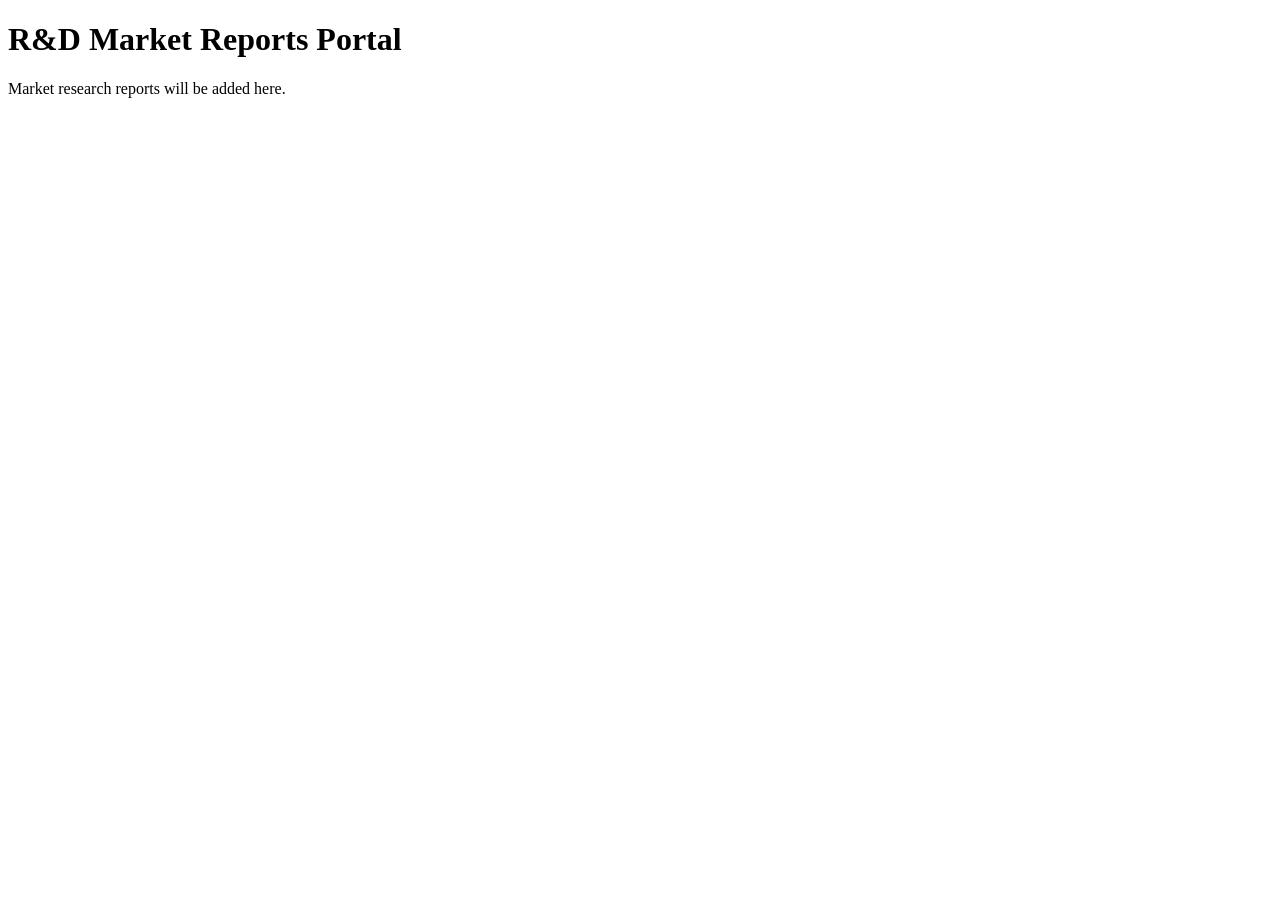
<file: index.html>
<!DOCTYPE html>
<html lang="en">
<head>
  <meta charset="UTF-8" />
  <meta name="viewport" content="width=device-width, initial-scale=1.0" />
  <title>R&D Market Reports Portal</title>
</head>
<body>
  <h1>R&D Market Reports Portal</h1>
  <p>Market research reports will be added here.</p>
</body>
</html>
</file>
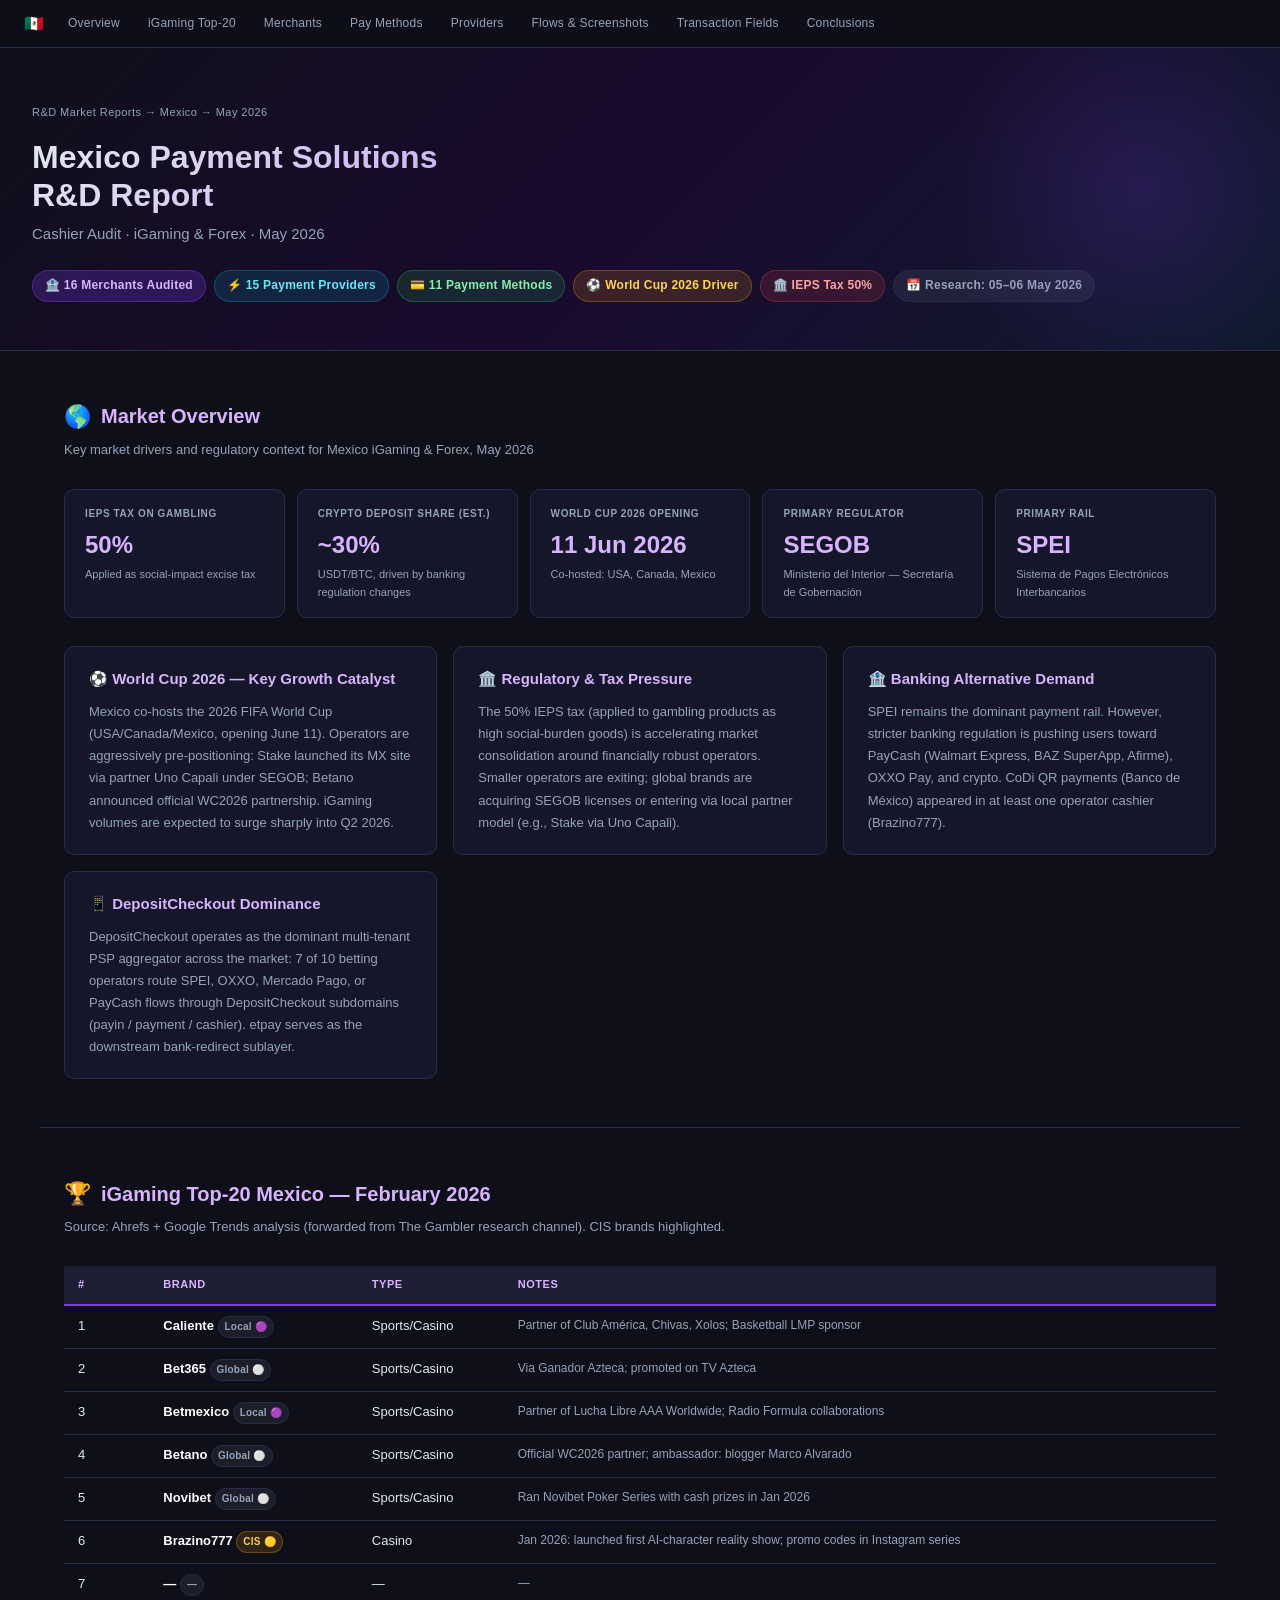
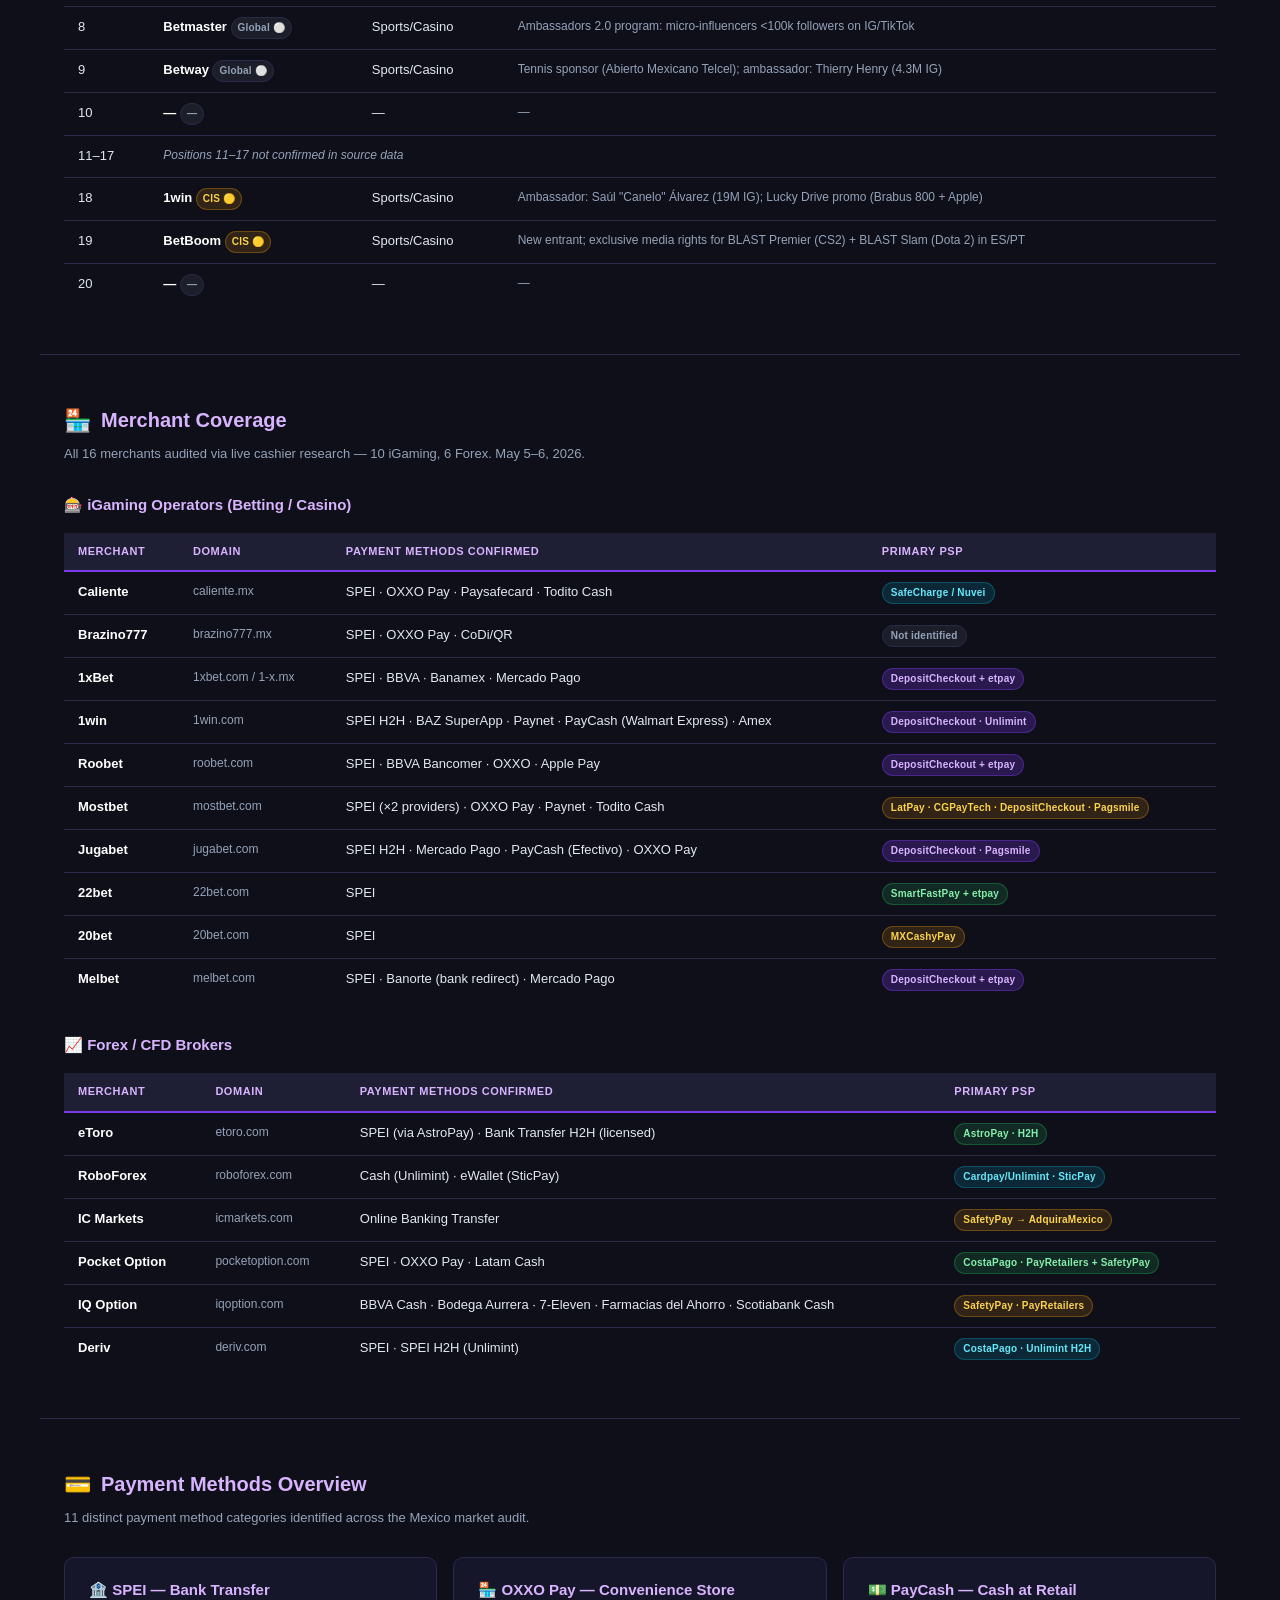
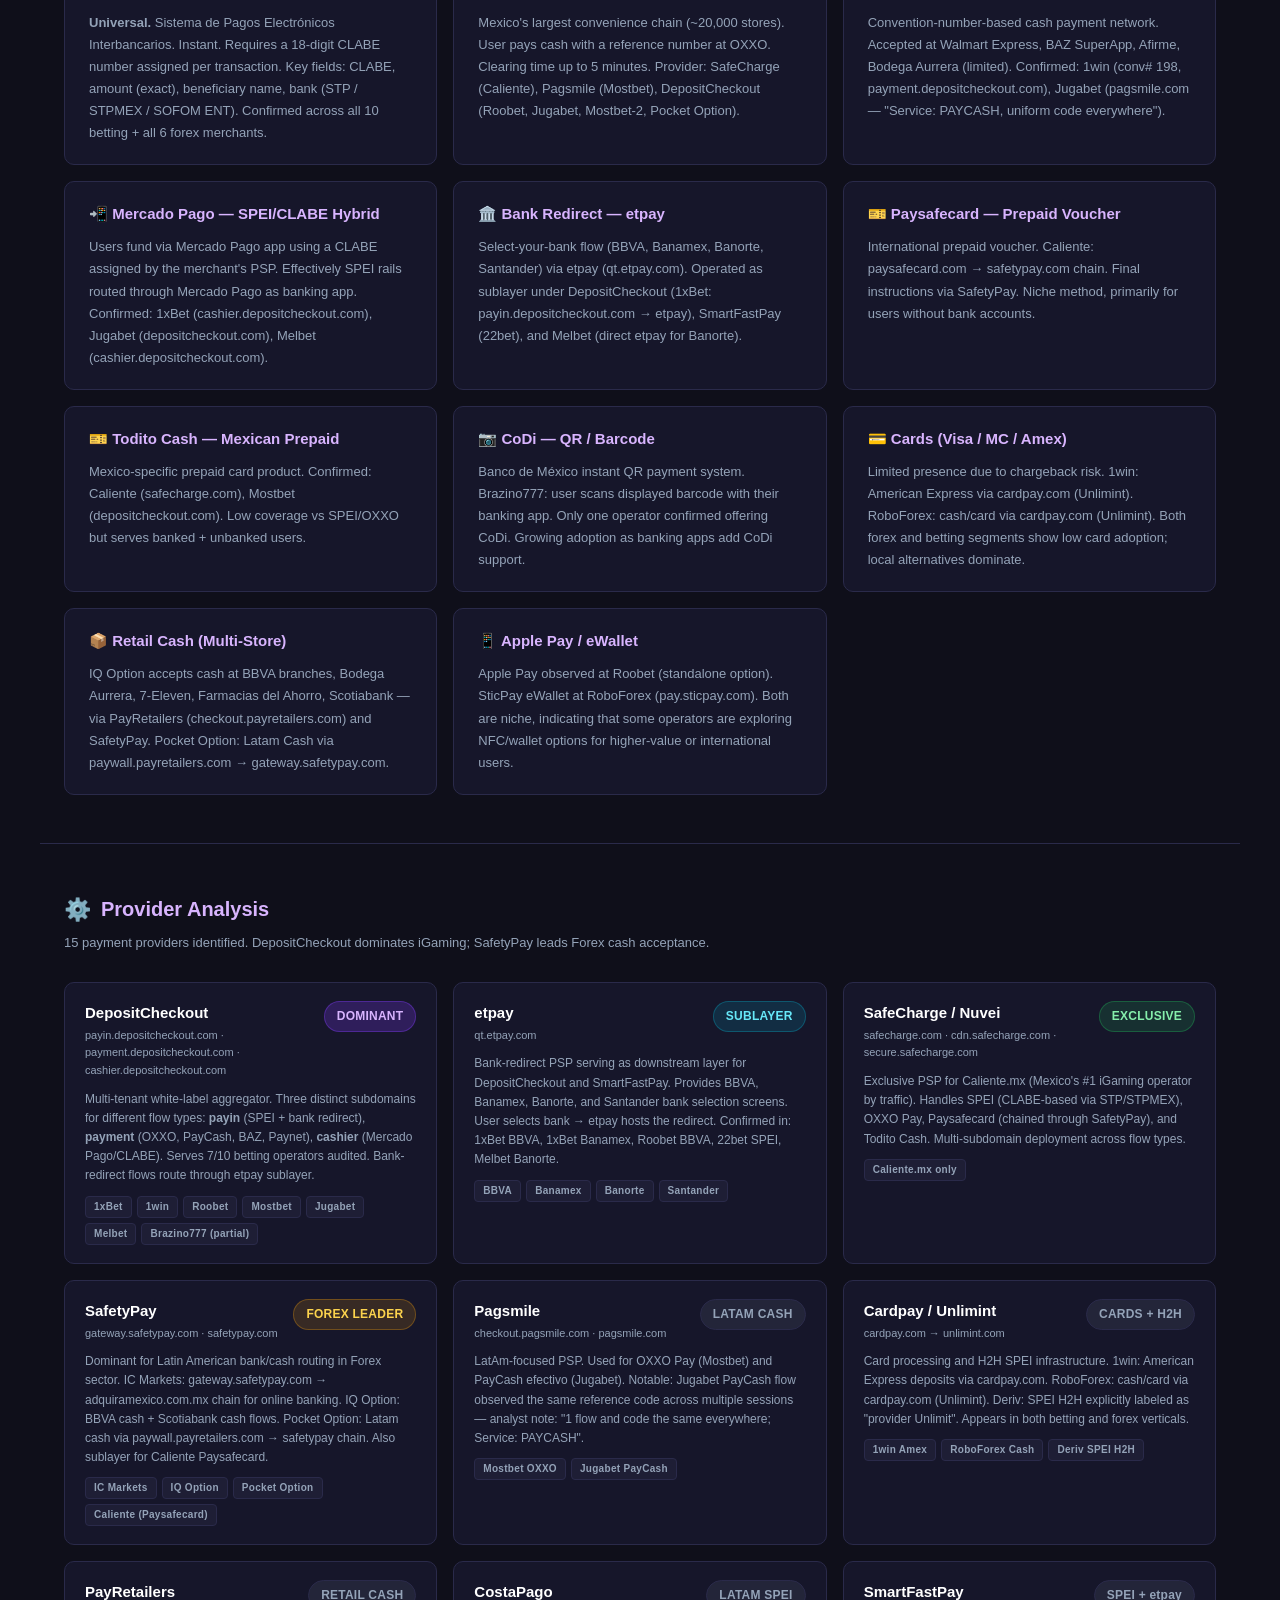
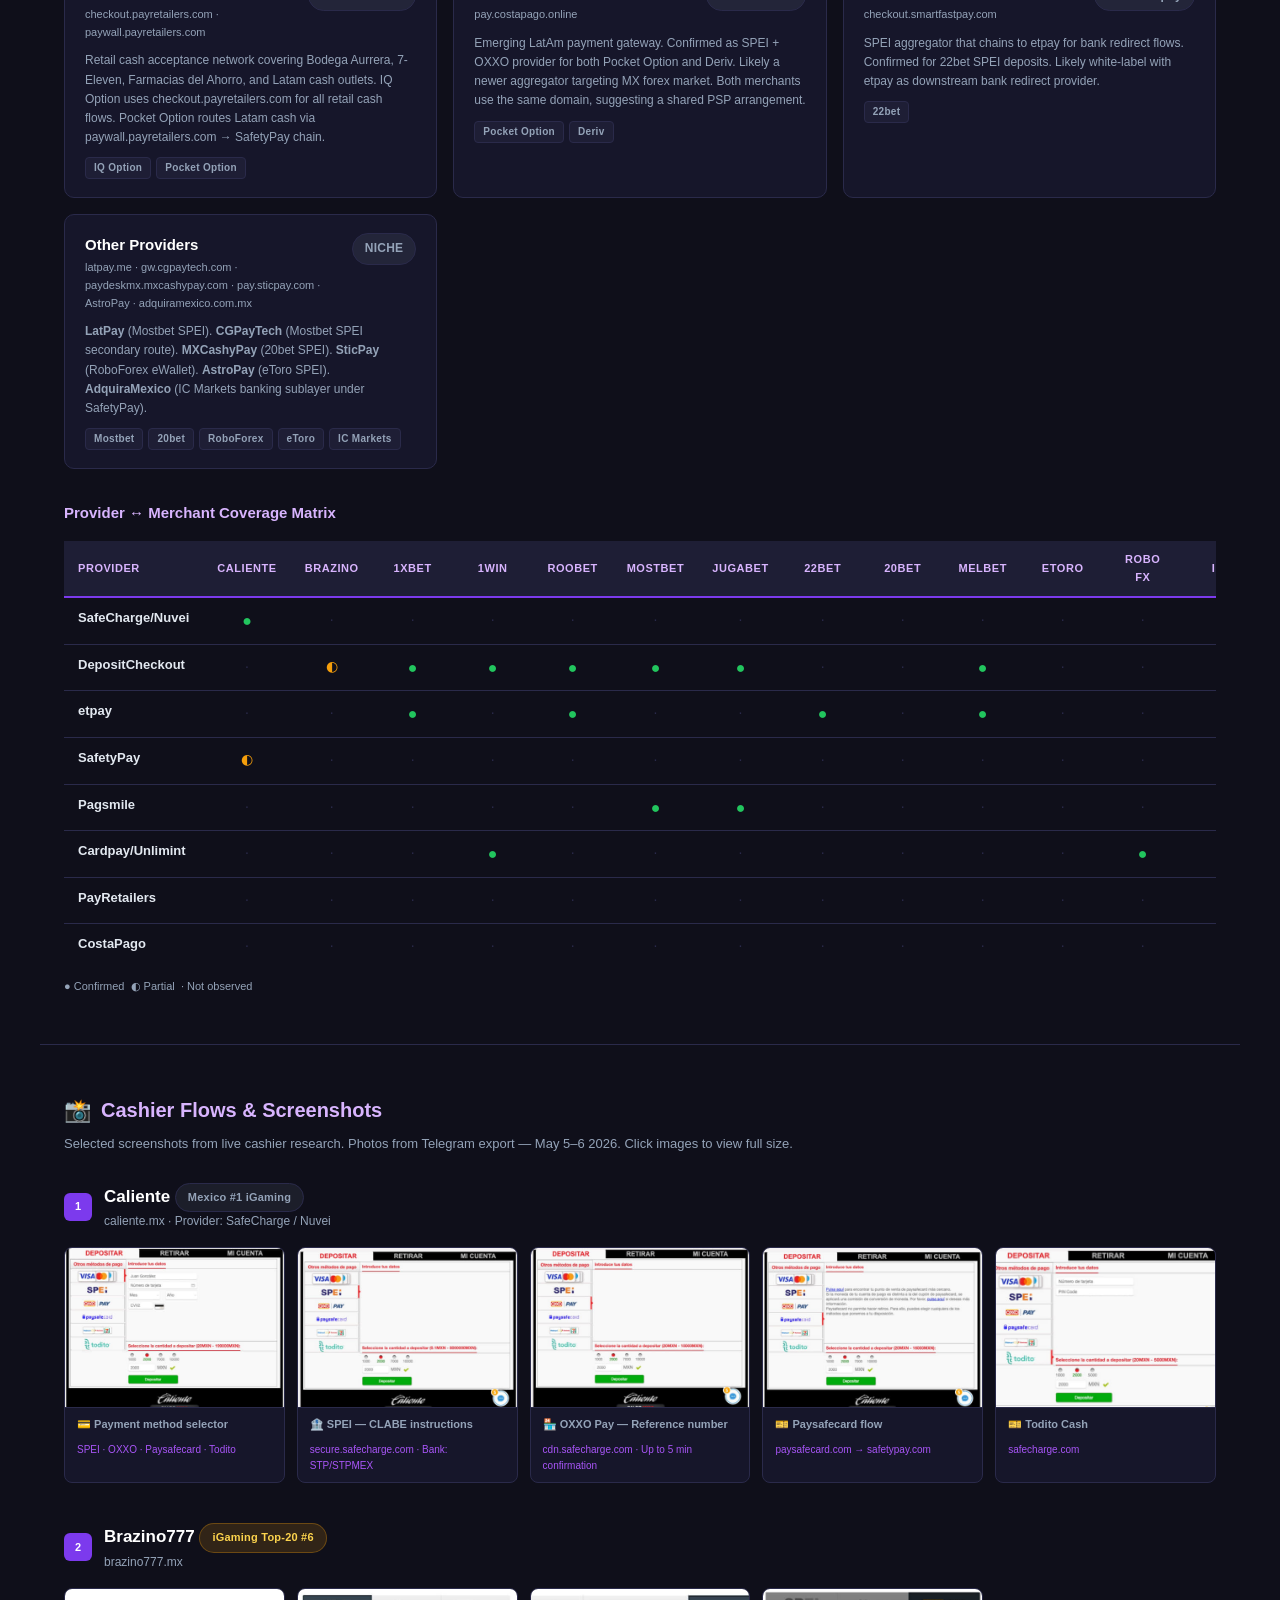
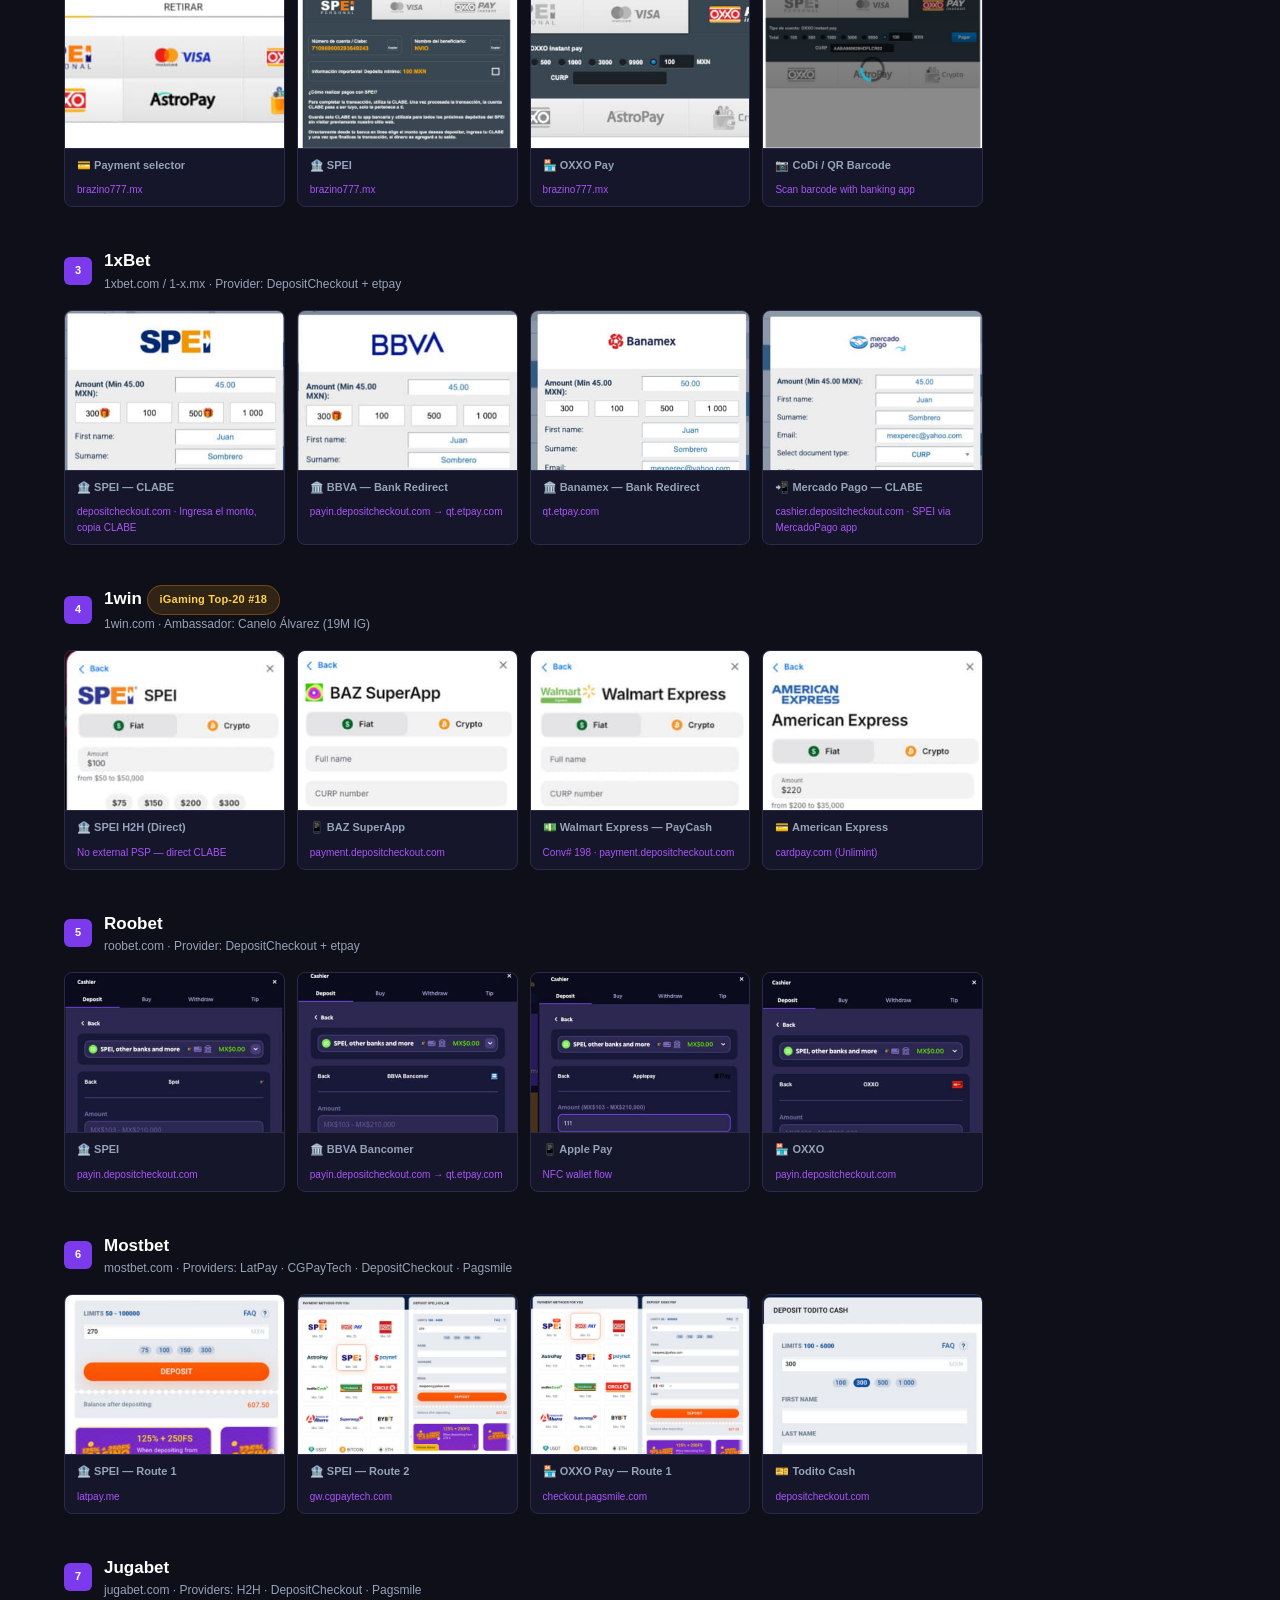
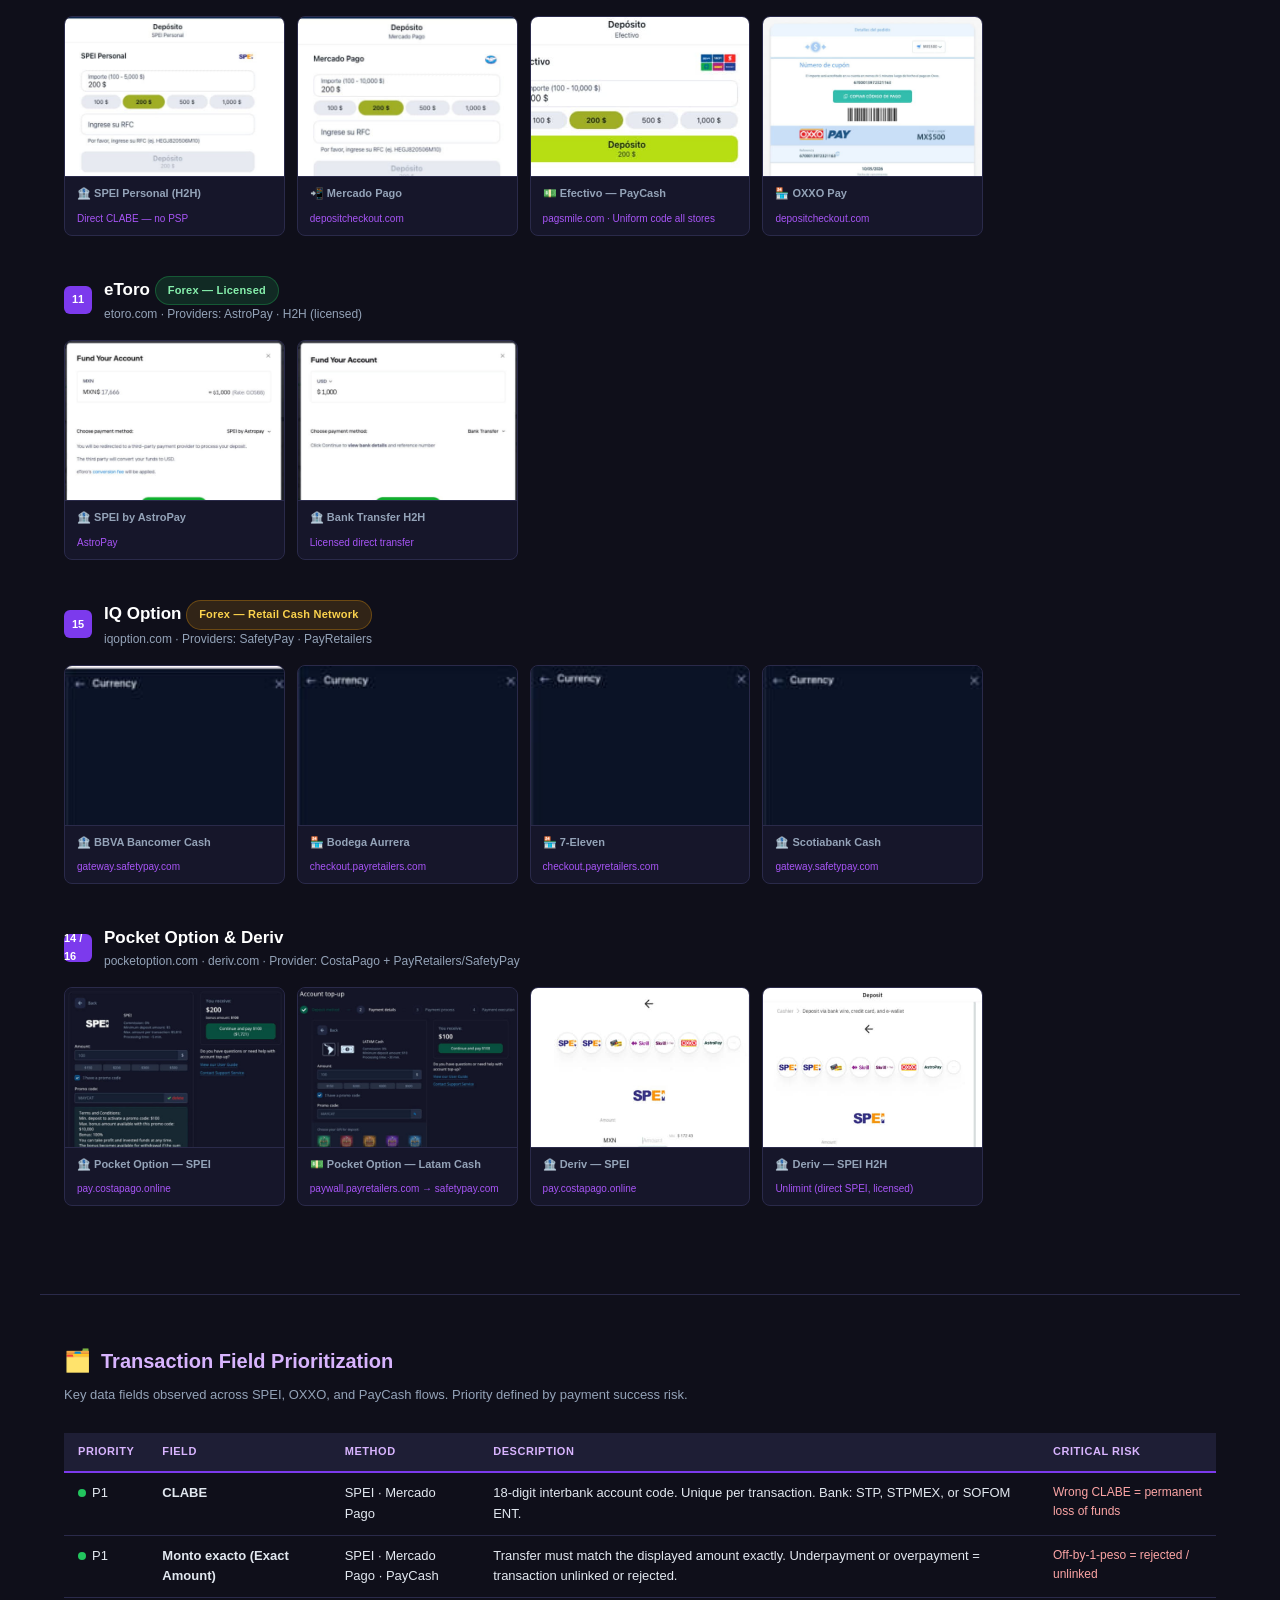
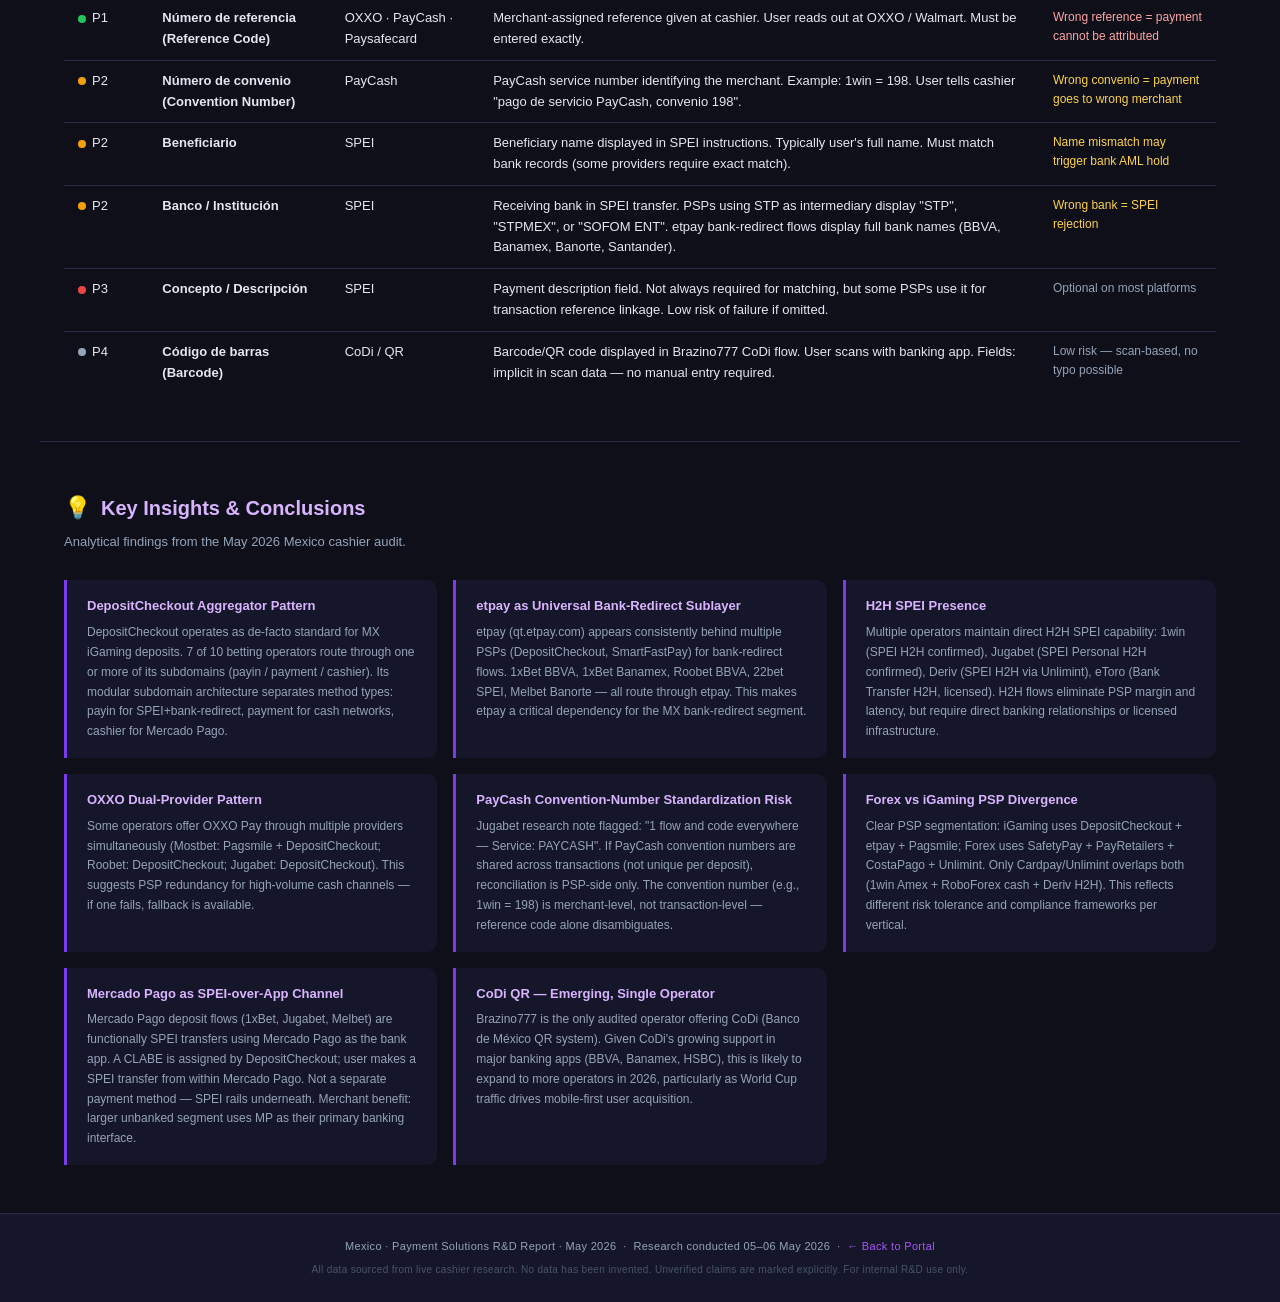
<file: countries/Mexico/index.html>
<!DOCTYPE html>
<html lang="en">
<head>
  <meta charset="UTF-8">
  <meta name="viewport" content="width=device-width, initial-scale=1.0">
  <title>Mexico — Payment Solutions R&D Report · May 2026</title>
  <style>
    *, *::before, *::after { box-sizing: border-box; margin: 0; padding: 0; }

    :root {
      --bg:        #0f0f1a;
      --bg-card:   #16162a;
      --bg-card2:  #1e1e35;
      --border:    #2a2a4a;
      --purple:    #7c3aed;
      --purple-l:  #a855f7;
      --purple-xl: #d8b4fe;
      --green:     #22c55e;
      --amber:     #f59e0b;
      --red:       #ef4444;
      --cyan:      #06b6d4;
      --text:      #e2e8f0;
      --muted:     #94a3b8;
      --radius:    10px;
    }

    html { scroll-behavior: smooth; }

    body {
      background: var(--bg);
      color: var(--text);
      font-family: -apple-system, BlinkMacSystemFont, 'Segoe UI', Roboto, sans-serif;
      font-size: 14px;
      line-height: 1.6;
    }

    a { color: var(--purple-l); text-decoration: none; }
    a:hover { color: var(--purple-xl); }

    /* ── NAV ── */
    nav {
      position: sticky;
      top: 0;
      z-index: 100;
      background: rgba(15,15,26,0.95);
      backdrop-filter: blur(8px);
      border-bottom: 1px solid var(--border);
      padding: 0 24px;
      display: flex;
      align-items: center;
      gap: 4px;
      overflow-x: auto;
      white-space: nowrap;
      height: 48px;
    }
    nav a {
      color: var(--muted);
      font-size: 12px;
      font-weight: 500;
      padding: 6px 12px;
      border-radius: 6px;
      letter-spacing: .02em;
      transition: background .15s, color .15s;
    }
    nav a:hover { background: var(--bg-card2); color: var(--text); }
    nav .nav-flag { font-size: 16px; margin-right: 8px; flex-shrink: 0; }

    /* ── HEADER ── */
    .hero {
      background: linear-gradient(135deg, #0f0f1a 0%, #1a0a2e 50%, #0f1a2e 100%);
      padding: 56px 32px 48px;
      border-bottom: 1px solid var(--border);
      position: relative;
      overflow: hidden;
    }
    .hero::before {
      content: '';
      position: absolute;
      top: -60px; right: -60px;
      width: 400px; height: 400px;
      background: radial-gradient(circle, rgba(124,58,237,0.18) 0%, transparent 70%);
      pointer-events: none;
    }
    .hero .breadcrumb {
      font-size: 11px;
      color: var(--muted);
      margin-bottom: 16px;
      letter-spacing: .04em;
    }
    .hero h1 {
      font-size: 32px;
      font-weight: 800;
      line-height: 1.2;
      background: linear-gradient(135deg, #e2e8f0, #a855f7);
      -webkit-background-clip: text;
      -webkit-text-fill-color: transparent;
      background-clip: text;
      margin-bottom: 8px;
    }
    .hero .subtitle {
      color: var(--muted);
      font-size: 15px;
      margin-bottom: 24px;
    }
    .hero .badges {
      display: flex;
      flex-wrap: wrap;
      gap: 8px;
    }
    .badge {
      display: inline-flex;
      align-items: center;
      gap: 6px;
      padding: 5px 12px;
      border-radius: 20px;
      font-size: 12px;
      font-weight: 600;
      letter-spacing: .02em;
    }
    .badge-purple  { background: rgba(124,58,237,.25); color: var(--purple-xl); border: 1px solid rgba(124,58,237,.4); }
    .badge-green   { background: rgba(34,197,94,.15);  color: #86efac; border: 1px solid rgba(34,197,94,.3); }
    .badge-amber   { background: rgba(245,158,11,.15); color: #fcd34d; border: 1px solid rgba(245,158,11,.3); }
    .badge-cyan    { background: rgba(6,182,212,.15);  color: #67e8f9; border: 1px solid rgba(6,182,212,.3); }
    .badge-red     { background: rgba(239,68,68,.15);  color: #fca5a5; border: 1px solid rgba(239,68,68,.3); }
    .badge-neutral { background: rgba(148,163,184,.1); color: var(--muted); border: 1px solid var(--border); }

    /* ── LAYOUT ── */
    .container { max-width: 1200px; margin: 0 auto; padding: 0 24px; }
    .section { padding: 48px 24px; max-width: 1200px; margin: 0 auto; }
    .section + .section { border-top: 1px solid var(--border); }

    .section-title {
      font-size: 20px;
      font-weight: 700;
      color: var(--purple-xl);
      margin-bottom: 6px;
      display: flex;
      align-items: center;
      gap: 10px;
    }
    .section-title .icon { font-size: 22px; }
    .section-sub {
      color: var(--muted);
      font-size: 13px;
      margin-bottom: 28px;
    }

    /* ── CARDS ── */
    .card {
      background: var(--bg-card);
      border: 1px solid var(--border);
      border-radius: var(--radius);
      padding: 20px 24px;
    }
    .card-grid {
      display: grid;
      gap: 16px;
      grid-template-columns: repeat(auto-fit, minmax(280px, 1fr));
    }
    .card h3 {
      font-size: 15px;
      font-weight: 700;
      color: var(--purple-xl);
      margin-bottom: 10px;
      display: flex;
      align-items: center;
      gap: 8px;
    }
    .card p { color: var(--muted); font-size: 13px; line-height: 1.7; }
    .card ul { color: var(--muted); font-size: 13px; padding-left: 18px; }
    .card ul li { margin-bottom: 4px; }

    /* ── TABLES ── */
    .table-wrap { overflow-x: auto; }
    table { width: 100%; border-collapse: collapse; font-size: 13px; }
    thead th {
      background: var(--bg-card2);
      color: var(--purple-xl);
      font-size: 11px;
      font-weight: 600;
      letter-spacing: .05em;
      text-transform: uppercase;
      padding: 10px 14px;
      text-align: left;
      border-bottom: 2px solid var(--purple);
    }
    tbody tr { border-bottom: 1px solid var(--border); }
    tbody tr:last-child { border-bottom: none; }
    tbody tr:hover { background: rgba(124,58,237,.06); }
    tbody td {
      padding: 10px 14px;
      vertical-align: top;
      color: var(--text);
    }
    .td-muted { color: var(--muted); font-size: 12px; }
    .merchant-name { font-weight: 700; color: #fff; }
    .merchant-domain { font-size: 11px; color: var(--muted); }

    /* Matrix table */
    .matrix th, .matrix td {
      text-align: center;
      min-width: 80px;
    }
    .matrix th:first-child, .matrix td:first-child {
      text-align: left;
      min-width: 130px;
      font-weight: 600;
    }
    .dot-yes  { color: var(--green); font-size: 16px; }
    .dot-no   { color: var(--border); font-size: 14px; }
    .dot-part { color: var(--amber); font-size: 14px; }

    /* ── PROVIDER CARDS ── */
    .provider-grid {
      display: grid;
      gap: 16px;
      grid-template-columns: repeat(auto-fit, minmax(320px, 1fr));
    }
    .provider-card {
      background: var(--bg-card);
      border: 1px solid var(--border);
      border-radius: var(--radius);
      padding: 18px 20px;
    }
    .provider-card .prov-header {
      display: flex;
      align-items: flex-start;
      justify-content: space-between;
      margin-bottom: 10px;
    }
    .provider-card .prov-name {
      font-size: 15px;
      font-weight: 700;
      color: #fff;
    }
    .provider-card .prov-domain {
      font-size: 11px;
      color: var(--muted);
      margin-top: 2px;
    }
    .provider-card .prov-body { font-size: 12px; color: var(--muted); line-height: 1.6; }
    .provider-card .prov-tags {
      display: flex;
      flex-wrap: wrap;
      gap: 5px;
      margin-top: 10px;
    }
    .tag {
      background: var(--bg-card2);
      border: 1px solid var(--border);
      color: var(--muted);
      font-size: 10px;
      font-weight: 600;
      letter-spacing: .03em;
      padding: 2px 8px;
      border-radius: 4px;
    }

    /* ── SCREENSHOTS ── */
    .merch-block { margin-bottom: 40px; }
    .merch-header {
      display: flex;
      align-items: center;
      gap: 12px;
      margin-bottom: 16px;
    }
    .merch-num {
      background: var(--purple);
      color: #fff;
      font-size: 11px;
      font-weight: 800;
      width: 28px; height: 28px;
      border-radius: 6px;
      display: flex;
      align-items: center;
      justify-content: center;
      flex-shrink: 0;
    }
    .merch-title { font-size: 17px; font-weight: 700; color: #fff; }
    .merch-url { font-size: 12px; color: var(--muted); }

    .flow-grid {
      display: grid;
      gap: 12px;
      grid-template-columns: repeat(auto-fill, minmax(220px, 1fr));
    }
    .flow-item {
      background: var(--bg-card);
      border: 1px solid var(--border);
      border-radius: 8px;
      overflow: hidden;
    }
    .flow-item img {
      width: 100%;
      height: 160px;
      object-fit: cover;
      object-position: top;
      display: block;
      border-bottom: 1px solid var(--border);
    }
    .flow-item .flow-label {
      padding: 8px 12px;
      font-size: 11px;
      font-weight: 600;
      color: var(--muted);
      display: flex;
      align-items: center;
      gap: 6px;
    }
    .flow-item .flow-provider {
      padding: 0 12px 8px;
      font-size: 10px;
      color: var(--purple-l);
    }

    /* ── FIELD TABLE ── */
    .field-priority { display: flex; align-items: center; gap: 6px; }
    .priority-dot {
      width: 8px; height: 8px; border-radius: 50%; flex-shrink: 0;
    }
    .p1 { background: var(--green); }
    .p2 { background: var(--amber); }
    .p3 { background: var(--red); }
    .p4 { background: var(--muted); }

    /* ── CONCLUSIONS ── */
    .insight-grid {
      display: grid;
      gap: 16px;
      grid-template-columns: repeat(auto-fit, minmax(300px, 1fr));
    }
    .insight {
      background: var(--bg-card);
      border-left: 3px solid var(--purple);
      border-radius: 0 var(--radius) var(--radius) 0;
      padding: 16px 20px;
    }
    .insight h4 { font-size: 13px; font-weight: 700; color: var(--purple-xl); margin-bottom: 6px; }
    .insight p  { font-size: 12px; color: var(--muted); line-height: 1.65; }

    /* ── MARKET OVERVIEW ── */
    .stat-row {
      display: grid;
      gap: 12px;
      grid-template-columns: repeat(auto-fit, minmax(200px, 1fr));
      margin-bottom: 28px;
    }
    .stat-card {
      background: var(--bg-card);
      border: 1px solid var(--border);
      border-radius: var(--radius);
      padding: 16px 20px;
    }
    .stat-card .stat-label { font-size: 10px; font-weight: 600; letter-spacing: .06em; color: var(--muted); text-transform: uppercase; margin-bottom: 4px; }
    .stat-card .stat-value { font-size: 24px; font-weight: 800; color: var(--purple-xl); }
    .stat-card .stat-note  { font-size: 11px; color: var(--muted); margin-top: 2px; }

    /* ── FOOTER ── */
    footer {
      background: var(--bg-card);
      border-top: 1px solid var(--border);
      padding: 24px 32px;
      text-align: center;
      font-size: 11px;
      color: var(--muted);
      letter-spacing: .03em;
    }
    footer a { color: var(--purple-l); }

    @media (max-width: 640px) {
      .hero { padding: 36px 16px 32px; }
      .hero h1 { font-size: 22px; }
      .section { padding: 32px 16px; }
      nav { padding: 0 12px; gap: 2px; }
      nav a { padding: 6px 8px; font-size: 11px; }
    }
  </style>
</head>
<body>

<!-- STICKY NAV -->
<nav>
  <span class="nav-flag">🇲🇽</span>
  <a href="#overview">Overview</a>
  <a href="#ranking">iGaming Top-20</a>
  <a href="#merchants">Merchants</a>
  <a href="#methods">Pay Methods</a>
  <a href="#providers">Providers</a>
  <a href="#flows">Flows & Screenshots</a>
  <a href="#fields">Transaction Fields</a>
  <a href="#conclusions">Conclusions</a>
</nav>

<!-- HERO HEADER -->
<div class="hero">
  <div class="breadcrumb">R&amp;D Market Reports → Mexico → May 2026</div>
  <h1>Mexico Payment Solutions<br>R&amp;D Report</h1>
  <p class="subtitle">Cashier Audit · iGaming &amp; Forex · May 2026</p>
  <div class="badges">
    <span class="badge badge-purple">🏦 16 Merchants Audited</span>
    <span class="badge badge-cyan">⚡ 15 Payment Providers</span>
    <span class="badge badge-green">💳 11 Payment Methods</span>
    <span class="badge badge-amber">⚽ World Cup 2026 Driver</span>
    <span class="badge badge-red">🏛️ IEPS Tax 50%</span>
    <span class="badge badge-neutral">📅 Research: 05–06 May 2026</span>
  </div>
</div>

<!-- SECTION 1: MARKET OVERVIEW -->
<section class="section" id="overview">
  <div class="section-title"><span class="icon">🌎</span> Market Overview</div>
  <p class="section-sub">Key market drivers and regulatory context for Mexico iGaming &amp; Forex, May 2026</p>

  <div class="stat-row">
    <div class="stat-card">
      <div class="stat-label">IEPS Tax on Gambling</div>
      <div class="stat-value">50%</div>
      <div class="stat-note">Applied as social-impact excise tax</div>
    </div>
    <div class="stat-card">
      <div class="stat-label">Crypto Deposit Share (est.)</div>
      <div class="stat-value">~30%</div>
      <div class="stat-note">USDT/BTC, driven by banking regulation changes</div>
    </div>
    <div class="stat-card">
      <div class="stat-label">World Cup 2026 Opening</div>
      <div class="stat-value">11 Jun 2026</div>
      <div class="stat-note">Co-hosted: USA, Canada, Mexico</div>
    </div>
    <div class="stat-card">
      <div class="stat-label">Primary Regulator</div>
      <div class="stat-value">SEGOB</div>
      <div class="stat-note">Ministerio del Interior — Secretaría de Gobernación</div>
    </div>
    <div class="stat-card">
      <div class="stat-label">Primary Rail</div>
      <div class="stat-value">SPEI</div>
      <div class="stat-note">Sistema de Pagos Electrónicos Interbancarios</div>
    </div>
  </div>

  <div class="card-grid">
    <div class="card">
      <h3>⚽ World Cup 2026 — Key Growth Catalyst</h3>
      <p>Mexico co-hosts the 2026 FIFA World Cup (USA/Canada/Mexico, opening June 11). Operators are aggressively pre-positioning: Stake launched its MX site via partner Uno Capali under SEGOB; Betano announced official WC2026 partnership. iGaming volumes are expected to surge sharply into Q2 2026.</p>
    </div>
    <div class="card">
      <h3>🏛️ Regulatory &amp; Tax Pressure</h3>
      <p>The 50% IEPS tax (applied to gambling products as high social-burden goods) is accelerating market consolidation around financially robust operators. Smaller operators are exiting; global brands are acquiring SEGOB licenses or entering via local partner model (e.g., Stake via Uno Capali).</p>
    </div>
    <div class="card">
      <h3>🏦 Banking Alternative Demand</h3>
      <p>SPEI remains the dominant payment rail. However, stricter banking regulation is pushing users toward PayCash (Walmart Express, BAZ SuperApp, Afirme), OXXO Pay, and crypto. CoDi QR payments (Banco de México) appeared in at least one operator cashier (Brazino777).</p>
    </div>
    <div class="card">
      <h3>📱 DepositCheckout Dominance</h3>
      <p>DepositCheckout operates as the dominant multi-tenant PSP aggregator across the market: 7 of 10 betting operators route SPEI, OXXO, Mercado Pago, or PayCash flows through DepositCheckout subdomains (payin / payment / cashier). etpay serves as the downstream bank-redirect sublayer.</p>
    </div>
  </div>
</section>

<!-- SECTION 2: iGAMING TOP-20 RANKING -->
<section class="section" id="ranking">
  <div class="section-title"><span class="icon">🏆</span> iGaming Top-20 Mexico — February 2026</div>
  <p class="section-sub">Source: Ahrefs + Google Trends analysis (forwarded from The Gambler research channel). CIS brands highlighted.</p>

  <div class="table-wrap">
    <table>
      <thead>
        <tr>
          <th>#</th>
          <th>Brand</th>
          <th>Type</th>
          <th>Notes</th>
        </tr>
      </thead>
      <tbody>
        <tr><td>1</td><td class="merchant-name">Caliente <span class="badge badge-neutral" style="font-size:10px;padding:2px 6px;">Local 🟣</span></td><td>Sports/Casino</td><td class="td-muted">Partner of Club América, Chivas, Xolos; Basketball LMP sponsor</td></tr>
        <tr><td>2</td><td class="merchant-name">Bet365 <span class="badge badge-neutral" style="font-size:10px;padding:2px 6px;">Global ⚪</span></td><td>Sports/Casino</td><td class="td-muted">Via Ganador Azteca; promoted on TV Azteca</td></tr>
        <tr><td>3</td><td class="merchant-name">Betmexico <span class="badge badge-neutral" style="font-size:10px;padding:2px 6px;">Local 🟣</span></td><td>Sports/Casino</td><td class="td-muted">Partner of Lucha Libre AAA Worldwide; Radio Formula collaborations</td></tr>
        <tr><td>4</td><td class="merchant-name">Betano <span class="badge badge-neutral" style="font-size:10px;padding:2px 6px;">Global ⚪</span></td><td>Sports/Casino</td><td class="td-muted">Official WC2026 partner; ambassador: blogger Marco Alvarado</td></tr>
        <tr><td>5</td><td class="merchant-name">Novibet <span class="badge badge-neutral" style="font-size:10px;padding:2px 6px;">Global ⚪</span></td><td>Sports/Casino</td><td class="td-muted">Ran Novibet Poker Series with cash prizes in Jan 2026</td></tr>
        <tr><td>6</td><td class="merchant-name">Brazino777 <span class="badge badge-amber" style="font-size:10px;padding:2px 6px;">CIS 🟡</span></td><td>Casino</td><td class="td-muted">Jan 2026: launched first AI-character reality show; promo codes in Instagram series</td></tr>
        <tr><td>7</td><td class="merchant-name">— <span class="badge badge-neutral" style="font-size:10px;padding:2px 6px;">—</span></td><td>—</td><td class="td-muted">—</td></tr>
        <tr><td>8</td><td class="merchant-name">Betmaster <span class="badge badge-neutral" style="font-size:10px;padding:2px 6px;">Global ⚪</span></td><td>Sports/Casino</td><td class="td-muted">Ambassadors 2.0 program: micro-influencers &lt;100k followers on IG/TikTok</td></tr>
        <tr><td>9</td><td class="merchant-name">Betway <span class="badge badge-neutral" style="font-size:10px;padding:2px 6px;">Global ⚪</span></td><td>Sports/Casino</td><td class="td-muted">Tennis sponsor (Abierto Mexicano Telcel); ambassador: Thierry Henry (4.3M IG)</td></tr>
        <tr><td>10</td><td class="merchant-name">— <span class="badge badge-neutral" style="font-size:10px;padding:2px 6px;">—</span></td><td>—</td><td class="td-muted">—</td></tr>
        <tr><td>11–17</td><td colspan="3" class="td-muted" style="font-style:italic">Positions 11–17 not confirmed in source data</td></tr>
        <tr><td>18</td><td class="merchant-name">1win <span class="badge badge-amber" style="font-size:10px;padding:2px 6px;">CIS 🟡</span></td><td>Sports/Casino</td><td class="td-muted">Ambassador: Saúl "Canelo" Álvarez (19M IG); Lucky Drive promo (Brabus 800 + Apple)</td></tr>
        <tr><td>19</td><td class="merchant-name">BetBoom <span class="badge badge-amber" style="font-size:10px;padding:2px 6px;">CIS 🟡</span></td><td>Sports/Casino</td><td class="td-muted">New entrant; exclusive media rights for BLAST Premier (CS2) + BLAST Slam (Dota 2) in ES/PT</td></tr>
        <tr><td>20</td><td class="merchant-name">— <span class="badge badge-neutral" style="font-size:10px;padding:2px 6px;">—</span></td><td>—</td><td class="td-muted">—</td></tr>
      </tbody>
    </table>
  </div>
</section>

<!-- SECTION 3: MERCHANT COVERAGE -->
<section class="section" id="merchants">
  <div class="section-title"><span class="icon">🏪</span> Merchant Coverage</div>
  <p class="section-sub">All 16 merchants audited via live cashier research — 10 iGaming, 6 Forex. May 5–6, 2026.</p>

  <h3 style="color:var(--purple-xl);font-size:15px;margin-bottom:16px;">🎰 iGaming Operators (Betting / Casino)</h3>
  <div class="table-wrap" style="margin-bottom:32px;">
    <table>
      <thead>
        <tr>
          <th>Merchant</th>
          <th>Domain</th>
          <th>Payment Methods Confirmed</th>
          <th>Primary PSP</th>
        </tr>
      </thead>
      <tbody>
        <tr>
          <td class="merchant-name">Caliente</td>
          <td class="td-muted">caliente.mx</td>
          <td>SPEI · OXXO Pay · Paysafecard · Todito Cash</td>
          <td><span class="badge badge-cyan" style="font-size:10px;padding:2px 8px;">SafeCharge / Nuvei</span></td>
        </tr>
        <tr>
          <td class="merchant-name">Brazino777</td>
          <td class="td-muted">brazino777.mx</td>
          <td>SPEI · OXXO Pay · CoDi/QR</td>
          <td><span class="badge badge-neutral" style="font-size:10px;padding:2px 8px;">Not identified</span></td>
        </tr>
        <tr>
          <td class="merchant-name">1xBet</td>
          <td class="td-muted">1xbet.com / 1-x.mx</td>
          <td>SPEI · BBVA · Banamex · Mercado Pago</td>
          <td><span class="badge badge-purple" style="font-size:10px;padding:2px 8px;">DepositCheckout + etpay</span></td>
        </tr>
        <tr>
          <td class="merchant-name">1win</td>
          <td class="td-muted">1win.com</td>
          <td>SPEI H2H · BAZ SuperApp · Paynet · PayCash (Walmart Express) · Amex</td>
          <td><span class="badge badge-purple" style="font-size:10px;padding:2px 8px;">DepositCheckout · Unlimint</span></td>
        </tr>
        <tr>
          <td class="merchant-name">Roobet</td>
          <td class="td-muted">roobet.com</td>
          <td>SPEI · BBVA Bancomer · OXXO · Apple Pay</td>
          <td><span class="badge badge-purple" style="font-size:10px;padding:2px 8px;">DepositCheckout + etpay</span></td>
        </tr>
        <tr>
          <td class="merchant-name">Mostbet</td>
          <td class="td-muted">mostbet.com</td>
          <td>SPEI (×2 providers) · OXXO Pay · Paynet · Todito Cash</td>
          <td><span class="badge badge-amber" style="font-size:10px;padding:2px 8px;">LatPay · CGPayTech · DepositCheckout · Pagsmile</span></td>
        </tr>
        <tr>
          <td class="merchant-name">Jugabet</td>
          <td class="td-muted">jugabet.com</td>
          <td>SPEI H2H · Mercado Pago · PayCash (Efectivo) · OXXO Pay</td>
          <td><span class="badge badge-purple" style="font-size:10px;padding:2px 8px;">DepositCheckout · Pagsmile</span></td>
        </tr>
        <tr>
          <td class="merchant-name">22bet</td>
          <td class="td-muted">22bet.com</td>
          <td>SPEI</td>
          <td><span class="badge badge-green" style="font-size:10px;padding:2px 8px;">SmartFastPay + etpay</span></td>
        </tr>
        <tr>
          <td class="merchant-name">20bet</td>
          <td class="td-muted">20bet.com</td>
          <td>SPEI</td>
          <td><span class="badge badge-amber" style="font-size:10px;padding:2px 8px;">MXCashyPay</span></td>
        </tr>
        <tr>
          <td class="merchant-name">Melbet</td>
          <td class="td-muted">melbet.com</td>
          <td>SPEI · Banorte (bank redirect) · Mercado Pago</td>
          <td><span class="badge badge-purple" style="font-size:10px;padding:2px 8px;">DepositCheckout + etpay</span></td>
        </tr>
      </tbody>
    </table>
  </div>

  <h3 style="color:var(--purple-xl);font-size:15px;margin-bottom:16px;">📈 Forex / CFD Brokers</h3>
  <div class="table-wrap">
    <table>
      <thead>
        <tr>
          <th>Merchant</th>
          <th>Domain</th>
          <th>Payment Methods Confirmed</th>
          <th>Primary PSP</th>
        </tr>
      </thead>
      <tbody>
        <tr>
          <td class="merchant-name">eToro</td>
          <td class="td-muted">etoro.com</td>
          <td>SPEI (via AstroPay) · Bank Transfer H2H (licensed)</td>
          <td><span class="badge badge-green" style="font-size:10px;padding:2px 8px;">AstroPay · H2H</span></td>
        </tr>
        <tr>
          <td class="merchant-name">RoboForex</td>
          <td class="td-muted">roboforex.com</td>
          <td>Cash (Unlimint) · eWallet (SticPay)</td>
          <td><span class="badge badge-cyan" style="font-size:10px;padding:2px 8px;">Cardpay/Unlimint · SticPay</span></td>
        </tr>
        <tr>
          <td class="merchant-name">IC Markets</td>
          <td class="td-muted">icmarkets.com</td>
          <td>Online Banking Transfer</td>
          <td><span class="badge badge-amber" style="font-size:10px;padding:2px 8px;">SafetyPay → AdquiraMexico</span></td>
        </tr>
        <tr>
          <td class="merchant-name">Pocket Option</td>
          <td class="td-muted">pocketoption.com</td>
          <td>SPEI · OXXO Pay · Latam Cash</td>
          <td><span class="badge badge-green" style="font-size:10px;padding:2px 8px;">CostaPago · PayRetailers + SafetyPay</span></td>
        </tr>
        <tr>
          <td class="merchant-name">IQ Option</td>
          <td class="td-muted">iqoption.com</td>
          <td>BBVA Cash · Bodega Aurrera · 7-Eleven · Farmacias del Ahorro · Scotiabank Cash</td>
          <td><span class="badge badge-amber" style="font-size:10px;padding:2px 8px;">SafetyPay · PayRetailers</span></td>
        </tr>
        <tr>
          <td class="merchant-name">Deriv</td>
          <td class="td-muted">deriv.com</td>
          <td>SPEI · SPEI H2H (Unlimint)</td>
          <td><span class="badge badge-cyan" style="font-size:10px;padding:2px 8px;">CostaPago · Unlimint H2H</span></td>
        </tr>
      </tbody>
    </table>
  </div>
</section>

<!-- SECTION 4: PAYMENT METHODS -->
<section class="section" id="methods">
  <div class="section-title"><span class="icon">💳</span> Payment Methods Overview</div>
  <p class="section-sub">11 distinct payment method categories identified across the Mexico market audit.</p>

  <div class="card-grid">
    <div class="card">
      <h3>🏦 SPEI — Bank Transfer</h3>
      <p><strong>Universal.</strong> Sistema de Pagos Electrónicos Interbancarios. Instant. Requires a 18-digit CLABE number assigned per transaction. Key fields: CLABE, amount (exact), beneficiary name, bank (STP / STPMEX / SOFOM ENT). Confirmed across all 10 betting + all 6 forex merchants.</p>
    </div>
    <div class="card">
      <h3>🏪 OXXO Pay — Convenience Store</h3>
      <p>Mexico's largest convenience chain (~20,000 stores). User pays cash with a reference number at OXXO. Clearing time up to 5 minutes. Provider: SafeCharge (Caliente), Pagsmile (Mostbet), DepositCheckout (Roobet, Jugabet, Mostbet-2, Pocket Option).</p>
    </div>
    <div class="card">
      <h3>💵 PayCash — Cash at Retail</h3>
      <p>Convention-number-based cash payment network. Accepted at Walmart Express, BAZ SuperApp, Afirme, Bodega Aurrera (limited). Confirmed: 1win (conv# 198, payment.depositcheckout.com), Jugabet (pagsmile.com — "Service: PAYCASH, uniform code everywhere").</p>
    </div>
    <div class="card">
      <h3>📲 Mercado Pago — SPEI/CLABE Hybrid</h3>
      <p>Users fund via Mercado Pago app using a CLABE assigned by the merchant's PSP. Effectively SPEI rails routed through Mercado Pago as banking app. Confirmed: 1xBet (cashier.depositcheckout.com), Jugabet (depositcheckout.com), Melbet (cashier.depositcheckout.com).</p>
    </div>
    <div class="card">
      <h3>🏛️ Bank Redirect — etpay</h3>
      <p>Select-your-bank flow (BBVA, Banamex, Banorte, Santander) via etpay (qt.etpay.com). Operated as sublayer under DepositCheckout (1xBet: payin.depositcheckout.com → etpay), SmartFastPay (22bet), and Melbet (direct etpay for Banorte).</p>
    </div>
    <div class="card">
      <h3>🎫 Paysafecard — Prepaid Voucher</h3>
      <p>International prepaid voucher. Caliente: paysafecard.com → safetypay.com chain. Final instructions via SafetyPay. Niche method, primarily for users without bank accounts.</p>
    </div>
    <div class="card">
      <h3>🎫 Todito Cash — Mexican Prepaid</h3>
      <p>Mexico-specific prepaid card product. Confirmed: Caliente (safecharge.com), Mostbet (depositcheckout.com). Low coverage vs SPEI/OXXO but serves banked + unbanked users.</p>
    </div>
    <div class="card">
      <h3>📷 CoDi — QR / Barcode</h3>
      <p>Banco de México instant QR payment system. Brazino777: user scans displayed barcode with their banking app. Only one operator confirmed offering CoDi. Growing adoption as banking apps add CoDi support.</p>
    </div>
    <div class="card">
      <h3>💳 Cards (Visa / MC / Amex)</h3>
      <p>Limited presence due to chargeback risk. 1win: American Express via cardpay.com (Unlimint). RoboForex: cash/card via cardpay.com (Unlimint). Both forex and betting segments show low card adoption; local alternatives dominate.</p>
    </div>
    <div class="card">
      <h3>📦 Retail Cash (Multi-Store)</h3>
      <p>IQ Option accepts cash at BBVA branches, Bodega Aurrera, 7-Eleven, Farmacias del Ahorro, Scotiabank — via PayRetailers (checkout.payretailers.com) and SafetyPay. Pocket Option: Latam Cash via paywall.payretailers.com → gateway.safetypay.com.</p>
    </div>
    <div class="card">
      <h3>📱 Apple Pay / eWallet</h3>
      <p>Apple Pay observed at Roobet (standalone option). SticPay eWallet at RoboForex (pay.sticpay.com). Both are niche, indicating that some operators are exploring NFC/wallet options for higher-value or international users.</p>
    </div>
  </div>
</section>

<!-- SECTION 5: PROVIDERS -->
<section class="section" id="providers">
  <div class="section-title"><span class="icon">⚙️</span> Provider Analysis</div>
  <p class="section-sub">15 payment providers identified. DepositCheckout dominates iGaming; SafetyPay leads Forex cash acceptance.</p>

  <div class="provider-grid" style="margin-bottom:32px;">
    <div class="provider-card">
      <div class="prov-header">
        <div>
          <div class="prov-name">DepositCheckout</div>
          <div class="prov-domain">payin.depositcheckout.com · payment.depositcheckout.com · cashier.depositcheckout.com</div>
        </div>
        <span class="badge badge-purple" style="flex-shrink:0;">DOMINANT</span>
      </div>
      <div class="prov-body">Multi-tenant white-label aggregator. Three distinct subdomains for different flow types: <strong>payin</strong> (SPEI + bank redirect), <strong>payment</strong> (OXXO, PayCash, BAZ, Paynet), <strong>cashier</strong> (Mercado Pago/CLABE). Serves 7/10 betting operators audited. Bank-redirect flows route through etpay sublayer.</div>
      <div class="prov-tags">
        <span class="tag">1xBet</span><span class="tag">1win</span><span class="tag">Roobet</span><span class="tag">Mostbet</span><span class="tag">Jugabet</span><span class="tag">Melbet</span><span class="tag">Brazino777 (partial)</span>
      </div>
    </div>
    <div class="provider-card">
      <div class="prov-header">
        <div>
          <div class="prov-name">etpay</div>
          <div class="prov-domain">qt.etpay.com</div>
        </div>
        <span class="badge badge-cyan" style="flex-shrink:0;">SUBLAYER</span>
      </div>
      <div class="prov-body">Bank-redirect PSP serving as downstream layer for DepositCheckout and SmartFastPay. Provides BBVA, Banamex, Banorte, and Santander bank selection screens. User selects bank → etpay hosts the redirect. Confirmed in: 1xBet BBVA, 1xBet Banamex, Roobet BBVA, 22bet SPEI, Melbet Banorte.</div>
      <div class="prov-tags">
        <span class="tag">BBVA</span><span class="tag">Banamex</span><span class="tag">Banorte</span><span class="tag">Santander</span>
      </div>
    </div>
    <div class="provider-card">
      <div class="prov-header">
        <div>
          <div class="prov-name">SafeCharge / Nuvei</div>
          <div class="prov-domain">safecharge.com · cdn.safecharge.com · secure.safecharge.com</div>
        </div>
        <span class="badge badge-green" style="flex-shrink:0;">EXCLUSIVE</span>
      </div>
      <div class="prov-body">Exclusive PSP for Caliente.mx (Mexico's #1 iGaming operator by traffic). Handles SPEI (CLABE-based via STP/STPMEX), OXXO Pay, Paysafecard (chained through SafetyPay), and Todito Cash. Multi-subdomain deployment across flow types.</div>
      <div class="prov-tags">
        <span class="tag">Caliente.mx only</span>
      </div>
    </div>
    <div class="provider-card">
      <div class="prov-header">
        <div>
          <div class="prov-name">SafetyPay</div>
          <div class="prov-domain">gateway.safetypay.com · safetypay.com</div>
        </div>
        <span class="badge badge-amber" style="flex-shrink:0;">FOREX LEADER</span>
      </div>
      <div class="prov-body">Dominant for Latin American bank/cash routing in Forex sector. IC Markets: gateway.safetypay.com → adquiramexico.com.mx chain for online banking. IQ Option: BBVA cash + Scotiabank cash flows. Pocket Option: Latam cash via paywall.payretailers.com → safetypay chain. Also sublayer for Caliente Paysafecard.</div>
      <div class="prov-tags">
        <span class="tag">IC Markets</span><span class="tag">IQ Option</span><span class="tag">Pocket Option</span><span class="tag">Caliente (Paysafecard)</span>
      </div>
    </div>
    <div class="provider-card">
      <div class="prov-header">
        <div>
          <div class="prov-name">Pagsmile</div>
          <div class="prov-domain">checkout.pagsmile.com · pagsmile.com</div>
        </div>
        <span class="badge badge-neutral" style="flex-shrink:0;">LATAM CASH</span>
      </div>
      <div class="prov-body">LatAm-focused PSP. Used for OXXO Pay (Mostbet) and PayCash efectivo (Jugabet). Notable: Jugabet PayCash flow observed the same reference code across multiple sessions — analyst note: "1 flow and code the same everywhere; Service: PAYCASH".</div>
      <div class="prov-tags">
        <span class="tag">Mostbet OXXO</span><span class="tag">Jugabet PayCash</span>
      </div>
    </div>
    <div class="provider-card">
      <div class="prov-header">
        <div>
          <div class="prov-name">Cardpay / Unlimint</div>
          <div class="prov-domain">cardpay.com → unlimint.com</div>
        </div>
        <span class="badge badge-neutral" style="flex-shrink:0;">CARDS + H2H</span>
      </div>
      <div class="prov-body">Card processing and H2H SPEI infrastructure. 1win: American Express deposits via cardpay.com. RoboForex: cash/card via cardpay.com (Unlimint). Deriv: SPEI H2H explicitly labeled as "provider Unlimit". Appears in both betting and forex verticals.</div>
      <div class="prov-tags">
        <span class="tag">1win Amex</span><span class="tag">RoboForex Cash</span><span class="tag">Deriv SPEI H2H</span>
      </div>
    </div>
    <div class="provider-card">
      <div class="prov-header">
        <div>
          <div class="prov-name">PayRetailers</div>
          <div class="prov-domain">checkout.payretailers.com · paywall.payretailers.com</div>
        </div>
        <span class="badge badge-neutral" style="flex-shrink:0;">RETAIL CASH</span>
      </div>
      <div class="prov-body">Retail cash acceptance network covering Bodega Aurrera, 7-Eleven, Farmacias del Ahorro, and Latam cash outlets. IQ Option uses checkout.payretailers.com for all retail cash flows. Pocket Option routes Latam cash via paywall.payretailers.com → SafetyPay chain.</div>
      <div class="prov-tags">
        <span class="tag">IQ Option</span><span class="tag">Pocket Option</span>
      </div>
    </div>
    <div class="provider-card">
      <div class="prov-header">
        <div>
          <div class="prov-name">CostaPago</div>
          <div class="prov-domain">pay.costapago.online</div>
        </div>
        <span class="badge badge-neutral" style="flex-shrink:0;">LATAM SPEI</span>
      </div>
      <div class="prov-body">Emerging LatAm payment gateway. Confirmed as SPEI + OXXO provider for both Pocket Option and Deriv. Likely a newer aggregator targeting MX forex market. Both merchants use the same domain, suggesting a shared PSP arrangement.</div>
      <div class="prov-tags">
        <span class="tag">Pocket Option</span><span class="tag">Deriv</span>
      </div>
    </div>
    <div class="provider-card">
      <div class="prov-header">
        <div>
          <div class="prov-name">SmartFastPay</div>
          <div class="prov-domain">checkout.smartfastpay.com</div>
        </div>
        <span class="badge badge-neutral" style="flex-shrink:0;">SPEI + etpay</span>
      </div>
      <div class="prov-body">SPEI aggregator that chains to etpay for bank redirect flows. Confirmed for 22bet SPEI deposits. Likely white-label with etpay as downstream bank redirect provider.</div>
      <div class="prov-tags"><span class="tag">22bet</span></div>
    </div>
    <div class="provider-card">
      <div class="prov-header">
        <div>
          <div class="prov-name">Other Providers</div>
          <div class="prov-domain">latpay.me · gw.cgpaytech.com · paydeskmx.mxcashypay.com · pay.sticpay.com · AstroPay · adquiramexico.com.mx</div>
        </div>
        <span class="badge badge-neutral" style="flex-shrink:0;">NICHE</span>
      </div>
      <div class="prov-body"><strong>LatPay</strong> (Mostbet SPEI). <strong>CGPayTech</strong> (Mostbet SPEI secondary route). <strong>MXCashyPay</strong> (20bet SPEI). <strong>SticPay</strong> (RoboForex eWallet). <strong>AstroPay</strong> (eToro SPEI). <strong>AdquiraMexico</strong> (IC Markets banking sublayer under SafetyPay).</div>
      <div class="prov-tags">
        <span class="tag">Mostbet</span><span class="tag">20bet</span><span class="tag">RoboForex</span><span class="tag">eToro</span><span class="tag">IC Markets</span>
      </div>
    </div>
  </div>

  <h3 style="color:var(--purple-xl);font-size:15px;margin-bottom:16px;">Provider ↔ Merchant Coverage Matrix</h3>
  <div class="table-wrap">
    <table class="matrix">
      <thead>
        <tr>
          <th>Provider</th>
          <th>Caliente</th>
          <th>Brazino</th>
          <th>1xBet</th>
          <th>1win</th>
          <th>Roobet</th>
          <th>Mostbet</th>
          <th>Jugabet</th>
          <th>22bet</th>
          <th>20bet</th>
          <th>Melbet</th>
          <th>eToro</th>
          <th>Robo FX</th>
          <th>ICM</th>
          <th>Pocket Op</th>
          <th>IQ Opt</th>
          <th>Deriv</th>
        </tr>
      </thead>
      <tbody>
        <tr>
          <td>SafeCharge/Nuvei</td>
          <td class="dot-yes">●</td>
          <td class="dot-no">·</td>
          <td class="dot-no">·</td>
          <td class="dot-no">·</td>
          <td class="dot-no">·</td>
          <td class="dot-no">·</td>
          <td class="dot-no">·</td>
          <td class="dot-no">·</td>
          <td class="dot-no">·</td>
          <td class="dot-no">·</td>
          <td class="dot-no">·</td>
          <td class="dot-no">·</td>
          <td class="dot-no">·</td>
          <td class="dot-no">·</td>
          <td class="dot-no">·</td>
          <td class="dot-no">·</td>
        </tr>
        <tr>
          <td>DepositCheckout</td>
          <td class="dot-no">·</td>
          <td class="dot-part">◐</td>
          <td class="dot-yes">●</td>
          <td class="dot-yes">●</td>
          <td class="dot-yes">●</td>
          <td class="dot-yes">●</td>
          <td class="dot-yes">●</td>
          <td class="dot-no">·</td>
          <td class="dot-no">·</td>
          <td class="dot-yes">●</td>
          <td class="dot-no">·</td>
          <td class="dot-no">·</td>
          <td class="dot-no">·</td>
          <td class="dot-no">·</td>
          <td class="dot-no">·</td>
          <td class="dot-no">·</td>
        </tr>
        <tr>
          <td>etpay</td>
          <td class="dot-no">·</td>
          <td class="dot-no">·</td>
          <td class="dot-yes">●</td>
          <td class="dot-no">·</td>
          <td class="dot-yes">●</td>
          <td class="dot-no">·</td>
          <td class="dot-no">·</td>
          <td class="dot-yes">●</td>
          <td class="dot-no">·</td>
          <td class="dot-yes">●</td>
          <td class="dot-no">·</td>
          <td class="dot-no">·</td>
          <td class="dot-no">·</td>
          <td class="dot-no">·</td>
          <td class="dot-no">·</td>
          <td class="dot-no">·</td>
        </tr>
        <tr>
          <td>SafetyPay</td>
          <td class="dot-part">◐</td>
          <td class="dot-no">·</td>
          <td class="dot-no">·</td>
          <td class="dot-no">·</td>
          <td class="dot-no">·</td>
          <td class="dot-no">·</td>
          <td class="dot-no">·</td>
          <td class="dot-no">·</td>
          <td class="dot-no">·</td>
          <td class="dot-no">·</td>
          <td class="dot-no">·</td>
          <td class="dot-no">·</td>
          <td class="dot-yes">●</td>
          <td class="dot-yes">●</td>
          <td class="dot-yes">●</td>
          <td class="dot-no">·</td>
        </tr>
        <tr>
          <td>Pagsmile</td>
          <td class="dot-no">·</td>
          <td class="dot-no">·</td>
          <td class="dot-no">·</td>
          <td class="dot-no">·</td>
          <td class="dot-no">·</td>
          <td class="dot-yes">●</td>
          <td class="dot-yes">●</td>
          <td class="dot-no">·</td>
          <td class="dot-no">·</td>
          <td class="dot-no">·</td>
          <td class="dot-no">·</td>
          <td class="dot-no">·</td>
          <td class="dot-no">·</td>
          <td class="dot-no">·</td>
          <td class="dot-no">·</td>
          <td class="dot-no">·</td>
        </tr>
        <tr>
          <td>Cardpay/Unlimint</td>
          <td class="dot-no">·</td>
          <td class="dot-no">·</td>
          <td class="dot-no">·</td>
          <td class="dot-yes">●</td>
          <td class="dot-no">·</td>
          <td class="dot-no">·</td>
          <td class="dot-no">·</td>
          <td class="dot-no">·</td>
          <td class="dot-no">·</td>
          <td class="dot-no">·</td>
          <td class="dot-no">·</td>
          <td class="dot-yes">●</td>
          <td class="dot-no">·</td>
          <td class="dot-no">·</td>
          <td class="dot-no">·</td>
          <td class="dot-yes">●</td>
        </tr>
        <tr>
          <td>PayRetailers</td>
          <td class="dot-no">·</td>
          <td class="dot-no">·</td>
          <td class="dot-no">·</td>
          <td class="dot-no">·</td>
          <td class="dot-no">·</td>
          <td class="dot-no">·</td>
          <td class="dot-no">·</td>
          <td class="dot-no">·</td>
          <td class="dot-no">·</td>
          <td class="dot-no">·</td>
          <td class="dot-no">·</td>
          <td class="dot-no">·</td>
          <td class="dot-no">·</td>
          <td class="dot-yes">●</td>
          <td class="dot-yes">●</td>
          <td class="dot-no">·</td>
        </tr>
        <tr>
          <td>CostaPago</td>
          <td class="dot-no">·</td>
          <td class="dot-no">·</td>
          <td class="dot-no">·</td>
          <td class="dot-no">·</td>
          <td class="dot-no">·</td>
          <td class="dot-no">·</td>
          <td class="dot-no">·</td>
          <td class="dot-no">·</td>
          <td class="dot-no">·</td>
          <td class="dot-no">·</td>
          <td class="dot-no">·</td>
          <td class="dot-no">·</td>
          <td class="dot-no">·</td>
          <td class="dot-yes">●</td>
          <td class="dot-no">·</td>
          <td class="dot-yes">●</td>
        </tr>
      </tbody>
    </table>
  </div>
  <p style="font-size:11px;color:var(--muted);margin-top:8px;">● Confirmed &nbsp;◐ Partial &nbsp;· Not observed</p>
</section>

<!-- SECTION 6: FLOWS & SCREENSHOTS -->
<section class="section" id="flows">
  <div class="section-title"><span class="icon">📸</span> Cashier Flows &amp; Screenshots</div>
  <p class="section-sub">Selected screenshots from live cashier research. Photos from Telegram export — May 5–6 2026. Click images to view full size.</p>

  <!-- CALIENTE -->
  <div class="merch-block">
    <div class="merch-header">
      <div class="merch-num">1</div>
      <div>
        <div class="merch-title">Caliente <span class="badge badge-neutral" style="font-size:11px;vertical-align:middle;">Mexico #1 iGaming</span></div>
        <div class="merch-url">caliente.mx · Provider: SafeCharge / Nuvei</div>
      </div>
    </div>
    <div class="flow-grid">
      <div class="flow-item">
        <a href="ChatExport_2026-05-06/chats/chat_562952289950408/topic_1659/photos/photo_322@05-05-2026_11-53-51.jpg" target="_blank">
          <img src="ChatExport_2026-05-06/chats/chat_562952289950408/topic_1659/photos/photo_322@05-05-2026_11-53-51_thumb.jpg" alt="Caliente cashier overview">
        </a>
        <div class="flow-label">💳 Payment method selector</div>
        <div class="flow-provider">SPEI · OXXO · Paysafecard · Todito</div>
      </div>
      <div class="flow-item">
        <a href="ChatExport_2026-05-06/chats/chat_562952289950408/topic_1659/photos/photo_323@05-05-2026_11-54-54.jpg" target="_blank">
          <img src="ChatExport_2026-05-06/chats/chat_562952289950408/topic_1659/photos/photo_323@05-05-2026_11-54-54_thumb.jpg" alt="Caliente SPEI">
        </a>
        <div class="flow-label">🏦 SPEI — CLABE instructions</div>
        <div class="flow-provider">secure.safecharge.com · Bank: STP/STPMEX</div>
      </div>
      <div class="flow-item">
        <a href="ChatExport_2026-05-06/chats/chat_562952289950408/topic_1659/photos/photo_325@05-05-2026_11-58-44.jpg" target="_blank">
          <img src="ChatExport_2026-05-06/chats/chat_562952289950408/topic_1659/photos/photo_325@05-05-2026_11-58-44_thumb.jpg" alt="Caliente OXXO Pay">
        </a>
        <div class="flow-label">🏪 OXXO Pay — Reference number</div>
        <div class="flow-provider">cdn.safecharge.com · Up to 5 min confirmation</div>
      </div>
      <div class="flow-item">
        <a href="ChatExport_2026-05-06/chats/chat_562952289950408/topic_1659/photos/photo_327@05-05-2026_12-03-48.jpg" target="_blank">
          <img src="ChatExport_2026-05-06/chats/chat_562952289950408/topic_1659/photos/photo_327@05-05-2026_12-03-48_thumb.jpg" alt="Caliente Paysafecard">
        </a>
        <div class="flow-label">🎫 Paysafecard flow</div>
        <div class="flow-provider">paysafecard.com → safetypay.com</div>
      </div>
      <div class="flow-item">
        <a href="ChatExport_2026-05-06/chats/chat_562952289950408/topic_1659/photos/photo_335@05-05-2026_12-07-55.jpg" target="_blank">
          <img src="ChatExport_2026-05-06/chats/chat_562952289950408/topic_1659/photos/photo_335@05-05-2026_12-07-55_thumb.jpg" alt="Caliente Todito Cash">
        </a>
        <div class="flow-label">🎫 Todito Cash</div>
        <div class="flow-provider">safecharge.com</div>
      </div>
    </div>
  </div>

  <!-- BRAZINO777 -->
  <div class="merch-block">
    <div class="merch-header">
      <div class="merch-num">2</div>
      <div>
        <div class="merch-title">Brazino777 <span class="badge badge-amber" style="font-size:11px;vertical-align:middle;">iGaming Top-20 #6</span></div>
        <div class="merch-url">brazino777.mx</div>
      </div>
    </div>
    <div class="flow-grid">
      <div class="flow-item">
        <a href="ChatExport_2026-05-06/chats/chat_562952289950408/topic_1659/photos/photo_339@05-05-2026_12-12-31.jpg" target="_blank">
          <img src="ChatExport_2026-05-06/chats/chat_562952289950408/topic_1659/photos/photo_339@05-05-2026_12-12-31_thumb.jpg" alt="Brazino777 methods">
        </a>
        <div class="flow-label">💳 Payment selector</div>
        <div class="flow-provider">brazino777.mx</div>
      </div>
      <div class="flow-item">
        <a href="ChatExport_2026-05-06/chats/chat_562952289950408/topic_1659/photos/photo_340@05-05-2026_12-13-11.jpg" target="_blank">
          <img src="ChatExport_2026-05-06/chats/chat_562952289950408/topic_1659/photos/photo_340@05-05-2026_12-13-11_thumb.jpg" alt="Brazino777 SPEI">
        </a>
        <div class="flow-label">🏦 SPEI</div>
        <div class="flow-provider">brazino777.mx</div>
      </div>
      <div class="flow-item">
        <a href="ChatExport_2026-05-06/chats/chat_562952289950408/topic_1659/photos/photo_341@05-05-2026_12-14-42.jpg" target="_blank">
          <img src="ChatExport_2026-05-06/chats/chat_562952289950408/topic_1659/photos/photo_341@05-05-2026_12-14-42_thumb.jpg" alt="Brazino777 OXXO Pay">
        </a>
        <div class="flow-label">🏪 OXXO Pay</div>
        <div class="flow-provider">brazino777.mx</div>
      </div>
      <div class="flow-item">
        <a href="ChatExport_2026-05-06/chats/chat_562952289950408/topic_1659/photos/photo_342@05-05-2026_12-24-23.jpg" target="_blank">
          <img src="ChatExport_2026-05-06/chats/chat_562952289950408/topic_1659/photos/photo_342@05-05-2026_12-24-23_thumb.jpg" alt="Brazino777 CoDi QR">
        </a>
        <div class="flow-label">📷 CoDi / QR Barcode</div>
        <div class="flow-provider">Scan barcode with banking app</div>
      </div>
    </div>
  </div>

  <!-- 1XBET -->
  <div class="merch-block">
    <div class="merch-header">
      <div class="merch-num">3</div>
      <div>
        <div class="merch-title">1xBet</div>
        <div class="merch-url">1xbet.com / 1-x.mx · Provider: DepositCheckout + etpay</div>
      </div>
    </div>
    <div class="flow-grid">
      <div class="flow-item">
        <a href="ChatExport_2026-05-06/chats/chat_562952289950408/topic_1659/photos/photo_348@05-05-2026_12-30-26.jpg" target="_blank">
          <img src="ChatExport_2026-05-06/chats/chat_562952289950408/topic_1659/photos/photo_348@05-05-2026_12-30-26_thumb.jpg" alt="1xBet SPEI">
        </a>
        <div class="flow-label">🏦 SPEI — CLABE</div>
        <div class="flow-provider">depositcheckout.com · Ingresa el monto, copia CLABE</div>
      </div>
      <div class="flow-item">
        <a href="ChatExport_2026-05-06/chats/chat_562952289950408/topic_1659/photos/photo_350@05-05-2026_12-33-40.jpg" target="_blank">
          <img src="ChatExport_2026-05-06/chats/chat_562952289950408/topic_1659/photos/photo_350@05-05-2026_12-33-40_thumb.jpg" alt="1xBet BBVA">
        </a>
        <div class="flow-label">🏛️ BBVA — Bank Redirect</div>
        <div class="flow-provider">payin.depositcheckout.com → qt.etpay.com</div>
      </div>
      <div class="flow-item">
        <a href="ChatExport_2026-05-06/chats/chat_562952289950408/topic_1659/photos/photo_354@05-05-2026_12-40-46.jpg" target="_blank">
          <img src="ChatExport_2026-05-06/chats/chat_562952289950408/topic_1659/photos/photo_354@05-05-2026_12-40-46_thumb.jpg" alt="1xBet Banamex">
        </a>
        <div class="flow-label">🏛️ Banamex — Bank Redirect</div>
        <div class="flow-provider">qt.etpay.com</div>
      </div>
      <div class="flow-item">
        <a href="ChatExport_2026-05-06/chats/chat_562952289950408/topic_1659/photos/photo_352@05-05-2026_12-38-19.jpg" target="_blank">
          <img src="ChatExport_2026-05-06/chats/chat_562952289950408/topic_1659/photos/photo_352@05-05-2026_12-38-19_thumb.jpg" alt="1xBet Mercado Pago">
        </a>
        <div class="flow-label">📲 Mercado Pago — CLABE</div>
        <div class="flow-provider">cashier.depositcheckout.com · SPEI via MercadoPago app</div>
      </div>
    </div>
  </div>

  <!-- 1WIN -->
  <div class="merch-block">
    <div class="merch-header">
      <div class="merch-num">4</div>
      <div>
        <div class="merch-title">1win <span class="badge badge-amber" style="font-size:11px;vertical-align:middle;">iGaming Top-20 #18</span></div>
        <div class="merch-url">1win.com · Ambassador: Canelo Álvarez (19M IG)</div>
      </div>
    </div>
    <div class="flow-grid">
      <div class="flow-item">
        <a href="ChatExport_2026-05-06/chats/chat_562952289950408/topic_1659/photos/photo_359@05-05-2026_14-39-31.jpg" target="_blank">
          <img src="ChatExport_2026-05-06/chats/chat_562952289950408/topic_1659/photos/photo_359@05-05-2026_14-39-31_thumb.jpg" alt="1win SPEI H2H">
        </a>
        <div class="flow-label">🏦 SPEI H2H (Direct)</div>
        <div class="flow-provider">No external PSP — direct CLABE</div>
      </div>
      <div class="flow-item">
        <a href="ChatExport_2026-05-06/chats/chat_562952289950408/topic_1659/photos/photo_384@05-05-2026_15-16-21.jpg" target="_blank">
          <img src="ChatExport_2026-05-06/chats/chat_562952289950408/topic_1659/photos/photo_384@05-05-2026_15-16-21_thumb.jpg" alt="1win BAZ SuperApp">
        </a>
        <div class="flow-label">📱 BAZ SuperApp</div>
        <div class="flow-provider">payment.depositcheckout.com</div>
      </div>
      <div class="flow-item">
        <a href="ChatExport_2026-05-06/chats/chat_562952289950408/topic_1659/photos/photo_389@05-05-2026_15-19-17.jpg" target="_blank">
          <img src="ChatExport_2026-05-06/chats/chat_562952289950408/topic_1659/photos/photo_389@05-05-2026_15-19-17_thumb.jpg" alt="1win Walmart Express PayCash">
        </a>
        <div class="flow-label">💵 Walmart Express — PayCash</div>
        <div class="flow-provider">Conv# 198 · payment.depositcheckout.com</div>
      </div>
      <div class="flow-item">
        <a href="ChatExport_2026-05-06/chats/chat_562952289950408/topic_1659/photos/photo_391@05-05-2026_15-22-14.jpg" target="_blank">
          <img src="ChatExport_2026-05-06/chats/chat_562952289950408/topic_1659/photos/photo_391@05-05-2026_15-22-14_thumb.jpg" alt="1win American Express">
        </a>
        <div class="flow-label">💳 American Express</div>
        <div class="flow-provider">cardpay.com (Unlimint)</div>
      </div>
    </div>
  </div>

  <!-- ROOBET -->
  <div class="merch-block">
    <div class="merch-header">
      <div class="merch-num">5</div>
      <div>
        <div class="merch-title">Roobet</div>
        <div class="merch-url">roobet.com · Provider: DepositCheckout + etpay</div>
      </div>
    </div>
    <div class="flow-grid">
      <div class="flow-item">
        <a href="ChatExport_2026-05-06/chats/chat_562952289950408/topic_1659/photos/photo_394@05-05-2026_15-35-14.jpg" target="_blank">
          <img src="ChatExport_2026-05-06/chats/chat_562952289950408/topic_1659/photos/photo_394@05-05-2026_15-35-14_thumb.jpg" alt="Roobet SPEI">
        </a>
        <div class="flow-label">🏦 SPEI</div>
        <div class="flow-provider">payin.depositcheckout.com</div>
      </div>
      <div class="flow-item">
        <a href="ChatExport_2026-05-06/chats/chat_562952289950408/topic_1659/photos/photo_396@05-05-2026_15-39-57.jpg" target="_blank">
          <img src="ChatExport_2026-05-06/chats/chat_562952289950408/topic_1659/photos/photo_396@05-05-2026_15-39-57_thumb.jpg" alt="Roobet BBVA Bancomer">
        </a>
        <div class="flow-label">🏛️ BBVA Bancomer</div>
        <div class="flow-provider">payin.depositcheckout.com → qt.etpay.com</div>
      </div>
      <div class="flow-item">
        <a href="ChatExport_2026-05-06/chats/chat_562952289950408/topic_1659/photos/photo_398@05-05-2026_15-43-33.jpg" target="_blank">
          <img src="ChatExport_2026-05-06/chats/chat_562952289950408/topic_1659/photos/photo_398@05-05-2026_15-43-33_thumb.jpg" alt="Roobet Apple Pay">
        </a>
        <div class="flow-label">📱 Apple Pay</div>
        <div class="flow-provider">NFC wallet flow</div>
      </div>
      <div class="flow-item">
        <a href="ChatExport_2026-05-06/chats/chat_562952289950408/topic_1659/photos/photo_400@05-05-2026_15-50-01.jpg" target="_blank">
          <img src="ChatExport_2026-05-06/chats/chat_562952289950408/topic_1659/photos/photo_400@05-05-2026_15-50-01_thumb.jpg" alt="Roobet OXXO">
        </a>
        <div class="flow-label">🏪 OXXO</div>
        <div class="flow-provider">payin.depositcheckout.com</div>
      </div>
    </div>
  </div>

  <!-- MOSTBET -->
  <div class="merch-block">
    <div class="merch-header">
      <div class="merch-num">6</div>
      <div>
        <div class="merch-title">Mostbet</div>
        <div class="merch-url">mostbet.com · Providers: LatPay · CGPayTech · DepositCheckout · Pagsmile</div>
      </div>
    </div>
    <div class="flow-grid">
      <div class="flow-item">
        <a href="ChatExport_2026-05-06/chats/chat_562952289950408/topic_1659/photos/photo_404@05-05-2026_16-20-34.jpg" target="_blank">
          <img src="ChatExport_2026-05-06/chats/chat_562952289950408/topic_1659/photos/photo_404@05-05-2026_16-20-34_thumb.jpg" alt="Mostbet SPEI LatPay">
        </a>
        <div class="flow-label">🏦 SPEI — Route 1</div>
        <div class="flow-provider">latpay.me</div>
      </div>
      <div class="flow-item">
        <a href="ChatExport_2026-05-06/chats/chat_562952289950408/topic_1659/photos/photo_411@05-05-2026_16-40-28.jpg" target="_blank">
          <img src="ChatExport_2026-05-06/chats/chat_562952289950408/topic_1659/photos/photo_411@05-05-2026_16-40-28_thumb.jpg" alt="Mostbet SPEI CGPayTech">
        </a>
        <div class="flow-label">🏦 SPEI — Route 2</div>
        <div class="flow-provider">gw.cgpaytech.com</div>
      </div>
      <div class="flow-item">
        <a href="ChatExport_2026-05-06/chats/chat_562952289950408/topic_1659/photos/photo_406@05-05-2026_16-34-10.jpg" target="_blank">
          <img src="ChatExport_2026-05-06/chats/chat_562952289950408/topic_1659/photos/photo_406@05-05-2026_16-34-10_thumb.jpg" alt="Mostbet OXXO Pagsmile">
        </a>
        <div class="flow-label">🏪 OXXO Pay — Route 1</div>
        <div class="flow-provider">checkout.pagsmile.com</div>
      </div>
      <div class="flow-item">
        <a href="ChatExport_2026-05-06/chats/chat_562952289950408/topic_1659/photos/photo_415@05-05-2026_16-43-50.jpg" target="_blank">
          <img src="ChatExport_2026-05-06/chats/chat_562952289950408/topic_1659/photos/photo_415@05-05-2026_16-43-50_thumb.jpg" alt="Mostbet Todito Cash">
        </a>
        <div class="flow-label">🎫 Todito Cash</div>
        <div class="flow-provider">depositcheckout.com</div>
      </div>
    </div>
  </div>

  <!-- JUGABET -->
  <div class="merch-block">
    <div class="merch-header">
      <div class="merch-num">7</div>
      <div>
        <div class="merch-title">Jugabet</div>
        <div class="merch-url">jugabet.com · Providers: H2H · DepositCheckout · Pagsmile</div>
      </div>
    </div>
    <div class="flow-grid">
      <div class="flow-item">
        <a href="ChatExport_2026-05-06/chats/chat_562952289950408/topic_1659/photos/photo_430@05-05-2026_17-13-48.jpg" target="_blank">
          <img src="ChatExport_2026-05-06/chats/chat_562952289950408/topic_1659/photos/photo_430@05-05-2026_17-13-48_thumb.jpg" alt="Jugabet SPEI H2H">
        </a>
        <div class="flow-label">🏦 SPEI Personal (H2H)</div>
        <div class="flow-provider">Direct CLABE — no PSP</div>
      </div>
      <div class="flow-item">
        <a href="ChatExport_2026-05-06/chats/chat_562952289950408/topic_1659/photos/photo_432@05-05-2026_17-17-37.jpg" target="_blank">
          <img src="ChatExport_2026-05-06/chats/chat_562952289950408/topic_1659/photos/photo_432@05-05-2026_17-17-37_thumb.jpg" alt="Jugabet Mercado Pago">
        </a>
        <div class="flow-label">📲 Mercado Pago</div>
        <div class="flow-provider">depositcheckout.com</div>
      </div>
      <div class="flow-item">
        <a href="ChatExport_2026-05-06/chats/chat_562952289950408/topic_1659/photos/photo_434@05-05-2026_17-20-38.jpg" target="_blank">
          <img src="ChatExport_2026-05-06/chats/chat_562952289950408/topic_1659/photos/photo_434@05-05-2026_17-20-38_thumb.jpg" alt="Jugabet PayCash efectivo">
        </a>
        <div class="flow-label">💵 Efectivo — PayCash</div>
        <div class="flow-provider">pagsmile.com · Uniform code all stores</div>
      </div>
      <div class="flow-item">
        <a href="ChatExport_2026-05-06/chats/chat_562952289950408/topic_1659/photos/photo_441@05-05-2026_17-27-51.jpg" target="_blank">
          <img src="ChatExport_2026-05-06/chats/chat_562952289950408/topic_1659/photos/photo_441@05-05-2026_17-27-51_thumb.jpg" alt="Jugabet OXXO Pay">
        </a>
        <div class="flow-label">🏪 OXXO Pay</div>
        <div class="flow-provider">depositcheckout.com</div>
      </div>
    </div>
  </div>

  <!-- FOREX: ETORO -->
  <div class="merch-block">
    <div class="merch-header">
      <div class="merch-num">11</div>
      <div>
        <div class="merch-title">eToro <span class="badge badge-green" style="font-size:11px;vertical-align:middle;">Forex — Licensed</span></div>
        <div class="merch-url">etoro.com · Providers: AstroPay · H2H (licensed)</div>
      </div>
    </div>
    <div class="flow-grid">
      <div class="flow-item">
        <a href="ChatExport_2026-05-06/chats/chat_562952289950408/topic_1659/photos/photo_469@06-05-2026_12-12-05.jpg" target="_blank">
          <img src="ChatExport_2026-05-06/chats/chat_562952289950408/topic_1659/photos/photo_469@06-05-2026_12-12-05_thumb.jpg" alt="eToro SPEI AstroPay">
        </a>
        <div class="flow-label">🏦 SPEI by AstroPay</div>
        <div class="flow-provider">AstroPay</div>
      </div>
      <div class="flow-item">
        <a href="ChatExport_2026-05-06/chats/chat_562952289950408/topic_1659/photos/photo_472@06-05-2026_12-13-40.jpg" target="_blank">
          <img src="ChatExport_2026-05-06/chats/chat_562952289950408/topic_1659/photos/photo_472@06-05-2026_12-13-40_thumb.jpg" alt="eToro Bank Transfer H2H">
        </a>
        <div class="flow-label">🏦 Bank Transfer H2H</div>
        <div class="flow-provider">Licensed direct transfer</div>
      </div>
    </div>
  </div>

  <!-- FOREX: IQOPTION -->
  <div class="merch-block">
    <div class="merch-header">
      <div class="merch-num">15</div>
      <div>
        <div class="merch-title">IQ Option <span class="badge badge-amber" style="font-size:11px;vertical-align:middle;">Forex — Retail Cash Network</span></div>
        <div class="merch-url">iqoption.com · Providers: SafetyPay · PayRetailers</div>
      </div>
    </div>
    <div class="flow-grid">
      <div class="flow-item">
        <a href="ChatExport_2026-05-06/chats/chat_562952289950408/topic_1659/photos/photo_510@06-05-2026_14-05-42.jpg" target="_blank">
          <img src="ChatExport_2026-05-06/chats/chat_562952289950408/topic_1659/photos/photo_510@06-05-2026_14-05-42_thumb.jpg" alt="IQ Option BBVA Cash">
        </a>
        <div class="flow-label">🏦 BBVA Bancomer Cash</div>
        <div class="flow-provider">gateway.safetypay.com</div>
      </div>
      <div class="flow-item">
        <a href="ChatExport_2026-05-06/chats/chat_562952289950408/topic_1659/photos/photo_513@06-05-2026_14-07-47.jpg" target="_blank">
          <img src="ChatExport_2026-05-06/chats/chat_562952289950408/topic_1659/photos/photo_513@06-05-2026_14-07-47_thumb.jpg" alt="IQ Option Bodega Aurrera">
        </a>
        <div class="flow-label">🏪 Bodega Aurrera</div>
        <div class="flow-provider">checkout.payretailers.com</div>
      </div>
      <div class="flow-item">
        <a href="ChatExport_2026-05-06/chats/chat_562952289950408/topic_1659/photos/photo_516@06-05-2026_14-10-04.jpg" target="_blank">
          <img src="ChatExport_2026-05-06/chats/chat_562952289950408/topic_1659/photos/photo_516@06-05-2026_14-10-04_thumb.jpg" alt="IQ Option 7-Eleven">
        </a>
        <div class="flow-label">🏪 7-Eleven</div>
        <div class="flow-provider">checkout.payretailers.com</div>
      </div>
      <div class="flow-item">
        <a href="ChatExport_2026-05-06/chats/chat_562952289950408/topic_1659/photos/photo_521@06-05-2026_14-16-55.jpg" target="_blank">
          <img src="ChatExport_2026-05-06/chats/chat_562952289950408/topic_1659/photos/photo_521@06-05-2026_14-16-55_thumb.jpg" alt="IQ Option Scotiabank Cash">
        </a>
        <div class="flow-label">🏦 Scotiabank Cash</div>
        <div class="flow-provider">gateway.safetypay.com</div>
      </div>
    </div>
  </div>

  <!-- FOREX: POCKET OPTION & DERIV -->
  <div class="merch-block">
    <div class="merch-header">
      <div class="merch-num">14 / 16</div>
      <div>
        <div class="merch-title">Pocket Option &amp; Deriv</div>
        <div class="merch-url">pocketoption.com · deriv.com · Provider: CostaPago + PayRetailers/SafetyPay</div>
      </div>
    </div>
    <div class="flow-grid">
      <div class="flow-item">
        <a href="ChatExport_2026-05-06/chats/chat_562952289950408/topic_1659/photos/photo_489@06-05-2026_13-25-39.jpg" target="_blank">
          <img src="ChatExport_2026-05-06/chats/chat_562952289950408/topic_1659/photos/photo_489@06-05-2026_13-25-39_thumb.jpg" alt="Pocket Option SPEI">
        </a>
        <div class="flow-label">🏦 Pocket Option — SPEI</div>
        <div class="flow-provider">pay.costapago.online</div>
      </div>
      <div class="flow-item">
        <a href="ChatExport_2026-05-06/chats/chat_562952289950408/topic_1659/photos/photo_493@06-05-2026_13-30-52.jpg" target="_blank">
          <img src="ChatExport_2026-05-06/chats/chat_562952289950408/topic_1659/photos/photo_493@06-05-2026_13-30-52_thumb.jpg" alt="Pocket Option Latam Cash">
        </a>
        <div class="flow-label">💵 Pocket Option — Latam Cash</div>
        <div class="flow-provider">paywall.payretailers.com → safetypay.com</div>
      </div>
      <div class="flow-item">
        <a href="ChatExport_2026-05-06/chats/chat_562952289950408/topic_1659/photos/photo_526@06-05-2026_14-25-53.jpg" target="_blank">
          <img src="ChatExport_2026-05-06/chats/chat_562952289950408/topic_1659/photos/photo_526@06-05-2026_14-25-53_thumb.jpg" alt="Deriv SPEI CostaPago">
        </a>
        <div class="flow-label">🏦 Deriv — SPEI</div>
        <div class="flow-provider">pay.costapago.online</div>
      </div>
      <div class="flow-item">
        <a href="ChatExport_2026-05-06/chats/chat_562952289950408/topic_1659/photos/photo_529@06-05-2026_14-31-00.jpg" target="_blank">
          <img src="ChatExport_2026-05-06/chats/chat_562952289950408/topic_1659/photos/photo_529@06-05-2026_14-31-00_thumb.jpg" alt="Deriv SPEI H2H Unlimint">
        </a>
        <div class="flow-label">🏦 Deriv — SPEI H2H</div>
        <div class="flow-provider">Unlimint (direct SPEI, licensed)</div>
      </div>
    </div>
  </div>
</section>

<!-- SECTION 7: TRANSACTION FIELDS -->
<section class="section" id="fields">
  <div class="section-title"><span class="icon">🗂️</span> Transaction Field Prioritization</div>
  <p class="section-sub">Key data fields observed across SPEI, OXXO, and PayCash flows. Priority defined by payment success risk.</p>

  <div class="table-wrap">
    <table>
      <thead>
        <tr>
          <th>Priority</th>
          <th>Field</th>
          <th>Method</th>
          <th>Description</th>
          <th>Critical Risk</th>
        </tr>
      </thead>
      <tbody>
        <tr>
          <td><div class="field-priority"><span class="priority-dot p1"></span> P1</div></td>
          <td><strong>CLABE</strong></td>
          <td>SPEI · Mercado Pago</td>
          <td>18-digit interbank account code. Unique per transaction. Bank: STP, STPMEX, or SOFOM ENT.</td>
          <td class="td-muted" style="color:#fca5a5;">Wrong CLABE = permanent loss of funds</td>
        </tr>
        <tr>
          <td><div class="field-priority"><span class="priority-dot p1"></span> P1</div></td>
          <td><strong>Monto exacto (Exact Amount)</strong></td>
          <td>SPEI · Mercado Pago · PayCash</td>
          <td>Transfer must match the displayed amount exactly. Underpayment or overpayment = transaction unlinked or rejected.</td>
          <td class="td-muted" style="color:#fca5a5;">Off-by-1-peso = rejected / unlinked</td>
        </tr>
        <tr>
          <td><div class="field-priority"><span class="priority-dot p1"></span> P1</div></td>
          <td><strong>Número de referencia (Reference Code)</strong></td>
          <td>OXXO · PayCash · Paysafecard</td>
          <td>Merchant-assigned reference given at cashier. User reads out at OXXO / Walmart. Must be entered exactly.</td>
          <td class="td-muted" style="color:#fca5a5;">Wrong reference = payment cannot be attributed</td>
        </tr>
        <tr>
          <td><div class="field-priority"><span class="priority-dot p2"></span> P2</div></td>
          <td><strong>Número de convenio (Convention Number)</strong></td>
          <td>PayCash</td>
          <td>PayCash service number identifying the merchant. Example: 1win = 198. User tells cashier "pago de servicio PayCash, convenio 198".</td>
          <td class="td-muted" style="color:#fcd34d;">Wrong convenio = payment goes to wrong merchant</td>
        </tr>
        <tr>
          <td><div class="field-priority"><span class="priority-dot p2"></span> P2</div></td>
          <td><strong>Beneficiario</strong></td>
          <td>SPEI</td>
          <td>Beneficiary name displayed in SPEI instructions. Typically user's full name. Must match bank records (some providers require exact match).</td>
          <td class="td-muted" style="color:#fcd34d;">Name mismatch may trigger bank AML hold</td>
        </tr>
        <tr>
          <td><div class="field-priority"><span class="priority-dot p2"></span> P2</div></td>
          <td><strong>Banco / Institución</strong></td>
          <td>SPEI</td>
          <td>Receiving bank in SPEI transfer. PSPs using STP as intermediary display "STP", "STPMEX", or "SOFOM ENT". etpay bank-redirect flows display full bank names (BBVA, Banamex, Banorte, Santander).</td>
          <td class="td-muted" style="color:#fcd34d;">Wrong bank = SPEI rejection</td>
        </tr>
        <tr>
          <td><div class="field-priority"><span class="priority-dot p3"></span> P3</div></td>
          <td><strong>Concepto / Descripción</strong></td>
          <td>SPEI</td>
          <td>Payment description field. Not always required for matching, but some PSPs use it for transaction reference linkage. Low risk of failure if omitted.</td>
          <td class="td-muted">Optional on most platforms</td>
        </tr>
        <tr>
          <td><div class="field-priority"><span class="priority-dot p4"></span> P4</div></td>
          <td><strong>Código de barras (Barcode)</strong></td>
          <td>CoDi / QR</td>
          <td>Barcode/QR code displayed in Brazino777 CoDi flow. User scans with banking app. Fields: implicit in scan data — no manual entry required.</td>
          <td class="td-muted">Low risk — scan-based, no typo possible</td>
        </tr>
      </tbody>
    </table>
  </div>
</section>

<!-- SECTION 8: CONCLUSIONS -->
<section class="section" id="conclusions">
  <div class="section-title"><span class="icon">💡</span> Key Insights &amp; Conclusions</div>
  <p class="section-sub">Analytical findings from the May 2026 Mexico cashier audit.</p>

  <div class="insight-grid">
    <div class="insight">
      <h4>DepositCheckout Aggregator Pattern</h4>
      <p>DepositCheckout operates as de-facto standard for MX iGaming deposits. 7 of 10 betting operators route through one or more of its subdomains (payin / payment / cashier). Its modular subdomain architecture separates method types: payin for SPEI+bank-redirect, payment for cash networks, cashier for Mercado Pago.</p>
    </div>
    <div class="insight">
      <h4>etpay as Universal Bank-Redirect Sublayer</h4>
      <p>etpay (qt.etpay.com) appears consistently behind multiple PSPs (DepositCheckout, SmartFastPay) for bank-redirect flows. 1xBet BBVA, 1xBet Banamex, Roobet BBVA, 22bet SPEI, Melbet Banorte — all route through etpay. This makes etpay a critical dependency for the MX bank-redirect segment.</p>
    </div>
    <div class="insight">
      <h4>H2H SPEI Presence</h4>
      <p>Multiple operators maintain direct H2H SPEI capability: 1win (SPEI H2H confirmed), Jugabet (SPEI Personal H2H confirmed), Deriv (SPEI H2H via Unlimint), eToro (Bank Transfer H2H, licensed). H2H flows eliminate PSP margin and latency, but require direct banking relationships or licensed infrastructure.</p>
    </div>
    <div class="insight">
      <h4>OXXO Dual-Provider Pattern</h4>
      <p>Some operators offer OXXO Pay through multiple providers simultaneously (Mostbet: Pagsmile + DepositCheckout; Roobet: DepositCheckout; Jugabet: DepositCheckout). This suggests PSP redundancy for high-volume cash channels — if one fails, fallback is available.</p>
    </div>
    <div class="insight">
      <h4>PayCash Convention-Number Standardization Risk</h4>
      <p>Jugabet research note flagged: "1 flow and code everywhere — Service: PAYCASH". If PayCash convention numbers are shared across transactions (not unique per deposit), reconciliation is PSP-side only. The convention number (e.g., 1win = 198) is merchant-level, not transaction-level — reference code alone disambiguates.</p>
    </div>
    <div class="insight">
      <h4>Forex vs iGaming PSP Divergence</h4>
      <p>Clear PSP segmentation: iGaming uses DepositCheckout + etpay + Pagsmile; Forex uses SafetyPay + PayRetailers + CostaPago + Unlimint. Only Cardpay/Unlimint overlaps both (1win Amex + RoboForex cash + Deriv H2H). This reflects different risk tolerance and compliance frameworks per vertical.</p>
    </div>
    <div class="insight">
      <h4>Mercado Pago as SPEI-over-App Channel</h4>
      <p>Mercado Pago deposit flows (1xBet, Jugabet, Melbet) are functionally SPEI transfers using Mercado Pago as the bank app. A CLABE is assigned by DepositCheckout; user makes a SPEI transfer from within Mercado Pago. Not a separate payment method — SPEI rails underneath. Merchant benefit: larger unbanked segment uses MP as their primary banking interface.</p>
    </div>
    <div class="insight">
      <h4>CoDi QR — Emerging, Single Operator</h4>
      <p>Brazino777 is the only audited operator offering CoDi (Banco de México QR system). Given CoDi's growing support in major banking apps (BBVA, Banamex, HSBC), this is likely to expand to more operators in 2026, particularly as World Cup traffic drives mobile-first user acquisition.</p>
    </div>
  </div>
</section>

<footer>
  <div>Mexico · Payment Solutions R&amp;D Report · May 2026 &nbsp;·&nbsp; Research conducted 05–06 May 2026 &nbsp;·&nbsp; <a href="../../index.html">← Back to Portal</a></div>
  <div style="margin-top:6px;font-size:10px;color:#475569;">All data sourced from live cashier research. No data has been invented. Unverified claims are marked explicitly. For internal R&amp;D use only.</div>
</footer>

</body>
</html>
</file>
